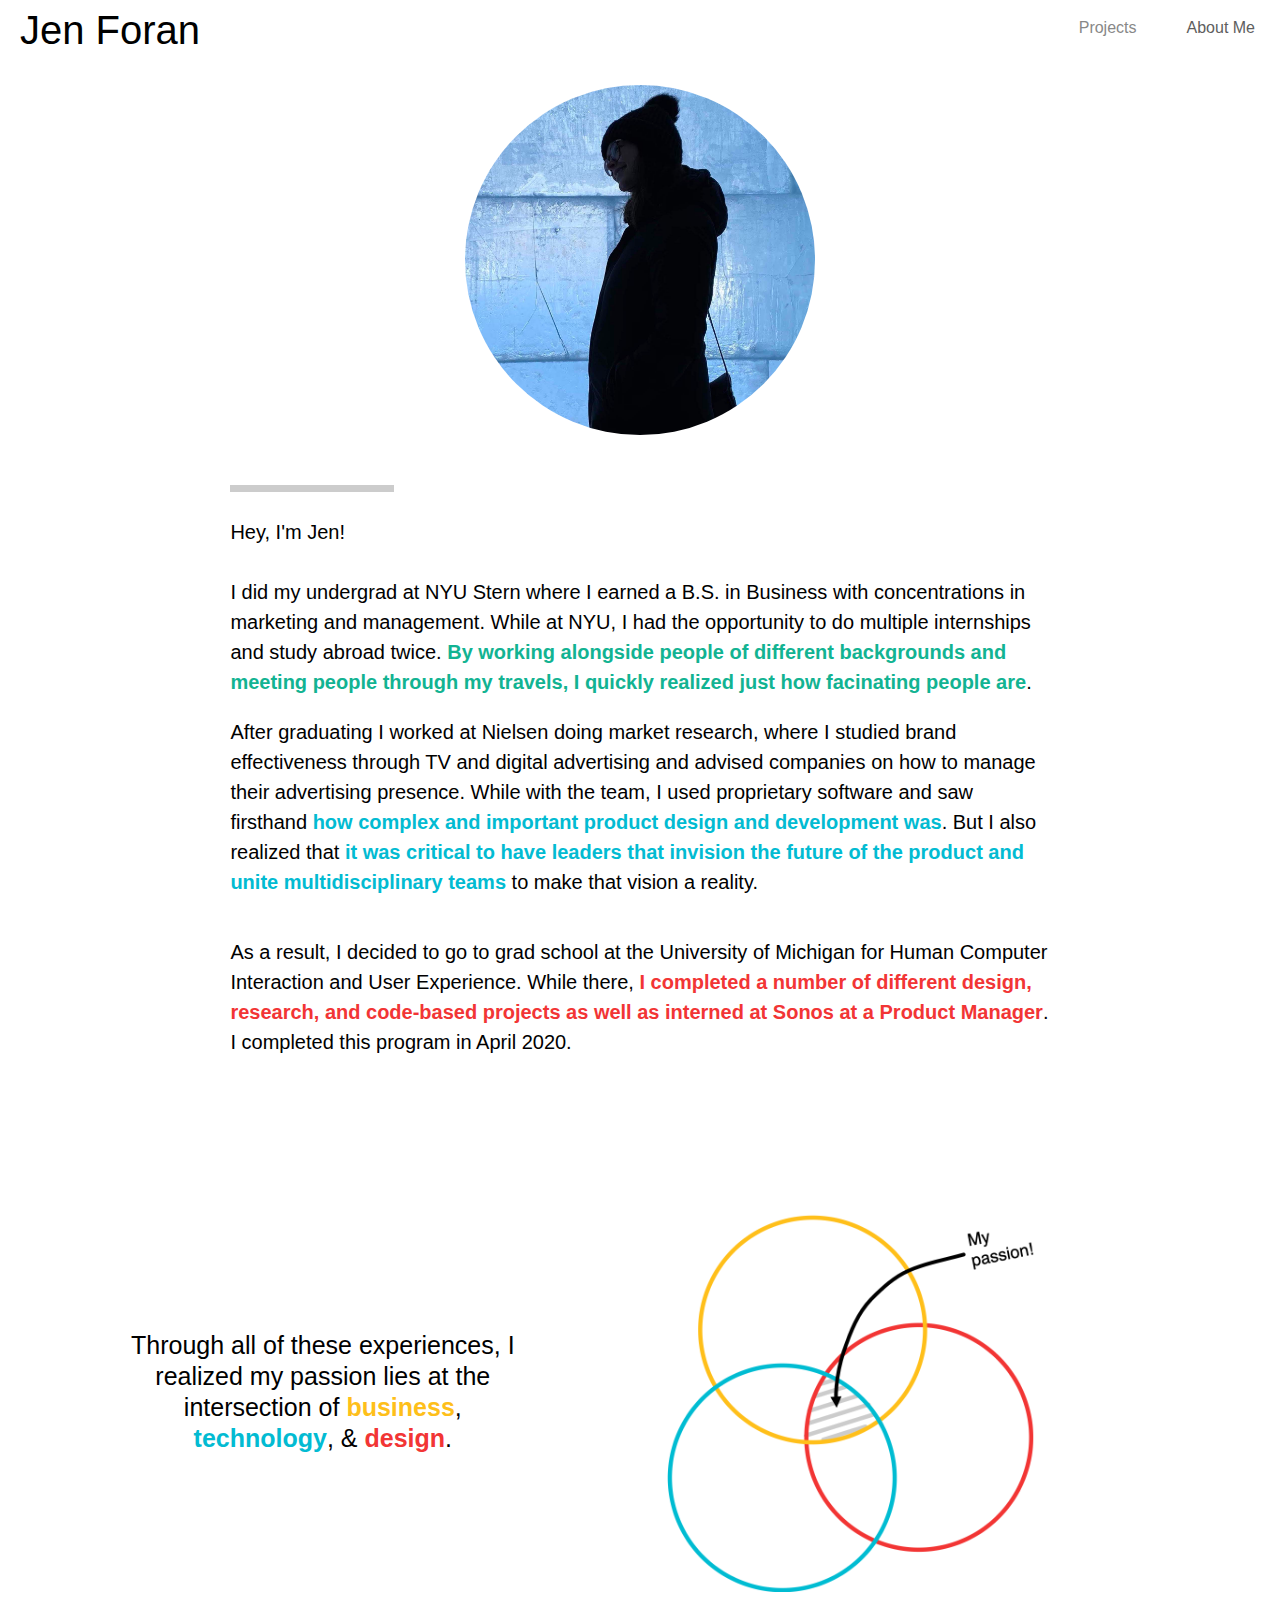
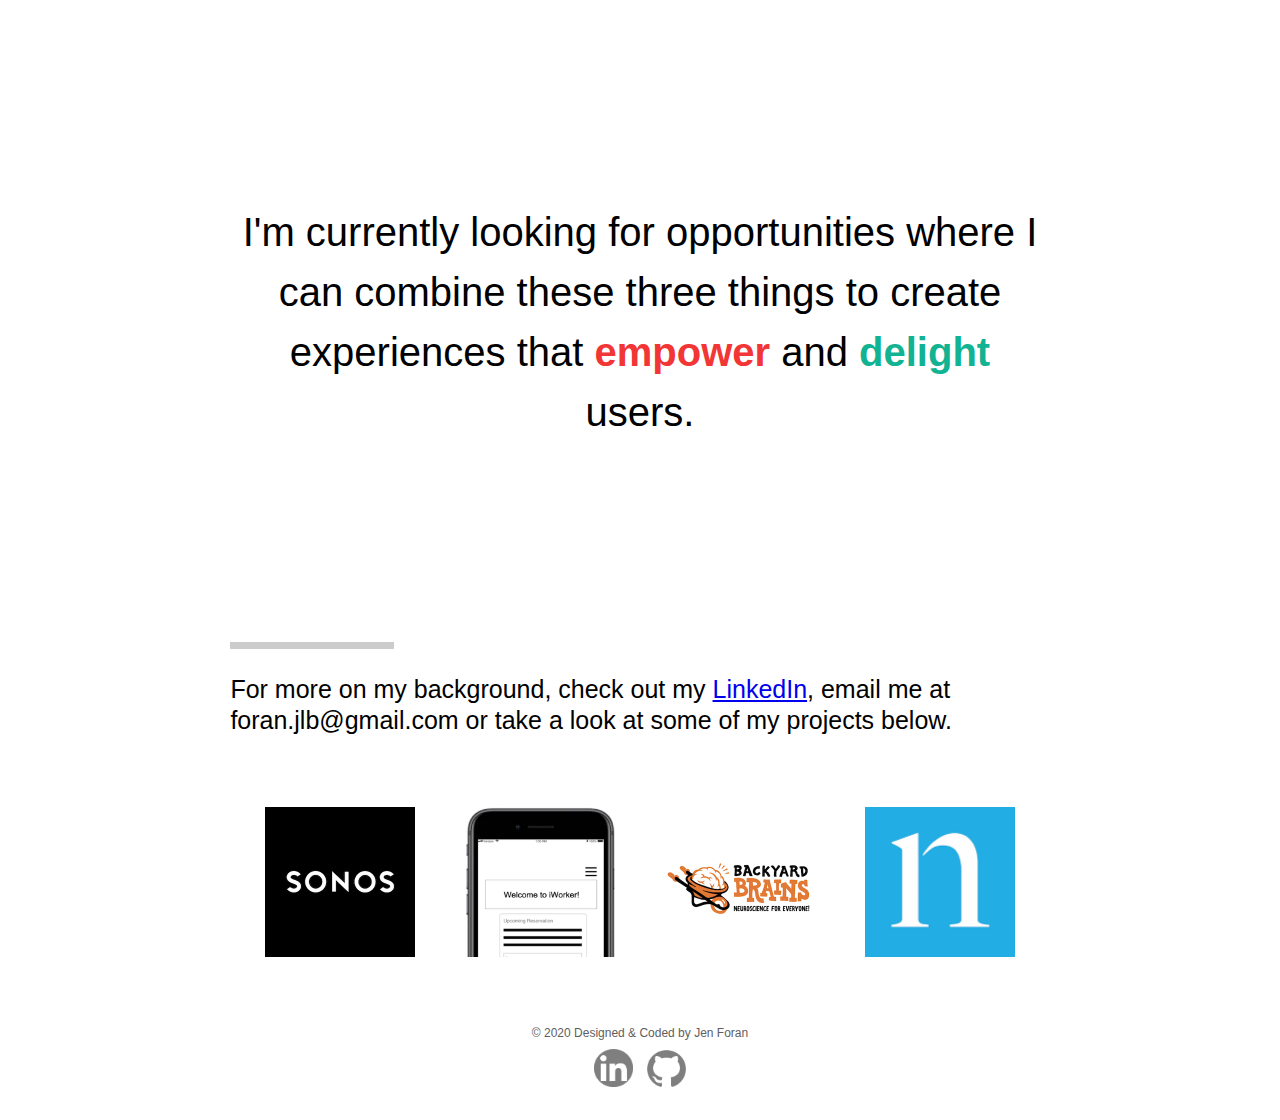
<file: index.html>
<!DOCTYPE html>
<html lang="en">
<head>
  <!-- Global site tag (gtag.js) - Google Analytics -->
  <script async src="https://www.googletagmanager.com/gtag/js?id=UA-168504149-1"></script>
  <script>
    window.dataLayer = window.dataLayer || [];
    function gtag(){dataLayer.push(arguments);}
    gtag('js', new Date());

    gtag('config', 'UA-168504149-1');
  </script>

  <meta charset="utf-8">
  <meta name="viewport" content="width=device-width, initial-scale=1.0">
  <link rel="shortcut icon" type="image/png" href="images/logo.png"/>
  <link href="https://fonts.googleapis.com/css?family=Roboto&display=swap" rel="stylesheet">
  <link rel="stylesheet" type="text/css" href="css/html5reset.css">
  <link rel="stylesheet" type="text/css" href="css/style.css">
  <title>About</title>
</head>
<body>
  <a onclick="topFunction()" id="myBtn" href="#jump">Back to top</a>
  <script src="js/portfolio.js"></script>
  <a class = "jump" href="#jump">Jump to Content</a>
  <header>
    <!-- <img src="images/logo.png" class="logo"> -->
    <h1 class="logo"><a href="index.html">Jen Foran</a></h1>
    <nav>
      <ul class="nav_bar">
        <li class="nav_item"><a href="projects.html">Projects</a></li>
        <li class="nav_item active"><a href="index.html">About Me</a></li>
      </ul>
    </nav>
  </header>
  <main id="jump">

    <div class="about_me_container_intro">
        <img src="images/about/pic_v2.jpg" alt="Picture of Jen" class="about_me_intro_img">
        <!-- <p class="about_me_intro_text">Hey, I'm Jen!</p> -->
    </div>

    <div class="about_me_container">
        <p class="blank_about"></p>

        <div class= "about_me_text">
          <p>Hey, I'm Jen!<br><br>I did my undergrad at NYU Stern where I earned a B.S. in Business with concentrations in marketing and management. While at NYU, I had the opportunity to do multiple internships and study abroad twice. <span style="color: #12B392; font-weight:700;">By working alongside people of different backgrounds and meeting people through my travels, I quickly realized just how facinating people are</span>.</p>

          <p>After graduating I worked at Nielsen doing market research, where I studied brand effectiveness through TV and digital advertising and advised companies on how to manage their advertising presence. While with the team, I used proprietary software and saw firsthand <span style="color: #02BBD2; font-weight:700;">how complex and important product design and development was</span>. But I also realized that<span style="color: #02BBD2; font-weight:700;"> it was critical to have leaders that invision the future of the product and unite multidisciplinary teams</span> to make that vision a reality.<p>

          <p>As a result, I decided to go to grad school at the University of Michigan for Human Computer Interaction and User Experience. While there, <span style="color: #F23535; font-weight:700;">I completed a number of different design, research, and code-based projects as well as interned at Sonos at a Product Manager</span>. I completed this program in April 2020.</p>
        </div>
    </div>

    <div class="about_me_passion">
        <p>Through all of these experiences, I realized my passion lies at the intersection of <span style="color: #FEBF1A; font-weight:600;">business</span>, <span style="color: #02BBD2; font-weight:600;">technology</span>, & <span style="color: #F23535; font-weight:600;">design</span>.</p>

        <img src="images/about/ven_diagram.png" alt="University of Michigan logo">
    </div>

    <p class="about_me_opps">I'm currently looking for opportunities where I can combine these three things to create experiences that <span style="color: #F23535; font-weight:600;">empower</span> and <span style="color: #12B392; font-weight:600;">delight</span> users.</p>

    <div class="about_me_contact_container">
        <p class="blank_about"></p>
        <p class="contact_me">For more on my background, check out my <a href="https://www.linkedin.com/in/jen-foran-2b642883/" target="_blank">LinkedIn</a>, email me at foran.jlb@gmail.com or take a look at some of my projects below.</p>
    </div>



    <div class="about_other_projects">
      <!-- <h1>Projects</h1> -->
        <div class="about_projects_container">
          <div class="about_project_one">
            <div class="flip_card">
              <div class="flip_card_inner">
                <div class="flip_card_front">
                  <img src="images/projects/sonos.png" alt="SONOS logo">
                </div>
                <div class="flip_card_back">
                  <a href="sonos.html">
                    <h1>SONOS</h1>
                    <p>Product Manager<br>Intern</p>
                  </a>
                </div>
              </div>
            </div>
          </div>

          <div class="about_project_two">
            <div class="flip_card">
              <div class="flip_card_inner">
                <div class="flip_card_front">
                  <img src="images/projects/iworker.png" alt="iWorker logo">
                </div>
                <div class="flip_card_back">
                  <a href="iworker.html">
                    <h1>iWorker</h1>
                    <p>Class Project</p>
                  </a>
                </div>
              </div>
            </div>
          </div>

          <div class="about_project_three">
            <div class="flip_card">
              <div class="flip_card_inner">
                <div class="flip_card_front">
                  <img src="images/projects/byb.png" alt="Backyard Brains logo">
                </div>
                <div class="flip_card_back">
                  <a href="byb.html">
                    <h1>Backyard Brains</h1>
                    <p>User Experience Consultant</p>
                  </a>
                </div>
              </div>
            </div>
          </div>


          <div class="about_project_four">
            <div class="flip_card">
              <div class="flip_card_inner">
                <div class="flip_card_front">
                  <img src="images/projects/nielsen.png" alt="Nielsen logo">
                </div>
                <div class="flip_card_back">
                  <a href="nielsen.html">
                    <h1>Nielsen</h1>
                    <p>Analytics Consultant</p>
                  </a>
                </div>
              </div>
            </div>
          </div>

        </div>
      </div>


  </main>
  <footer>
      <p>© 2020 Designed & Coded by Jen Foran</p>
      <a href="https://www.linkedin.com/in/jen-foran-2b642883/" target="_blank"><img src="images/footer/linkedin.png" alt="LinkedIn Logo, link to Jen's account"/></a>
      <a href="https://github.com/jforan" target="_blank"><img src="images/footer/github.png" alt="Github Logo, link to Jen's account"/></a>
  </footer>
</body>
</html>
</file>
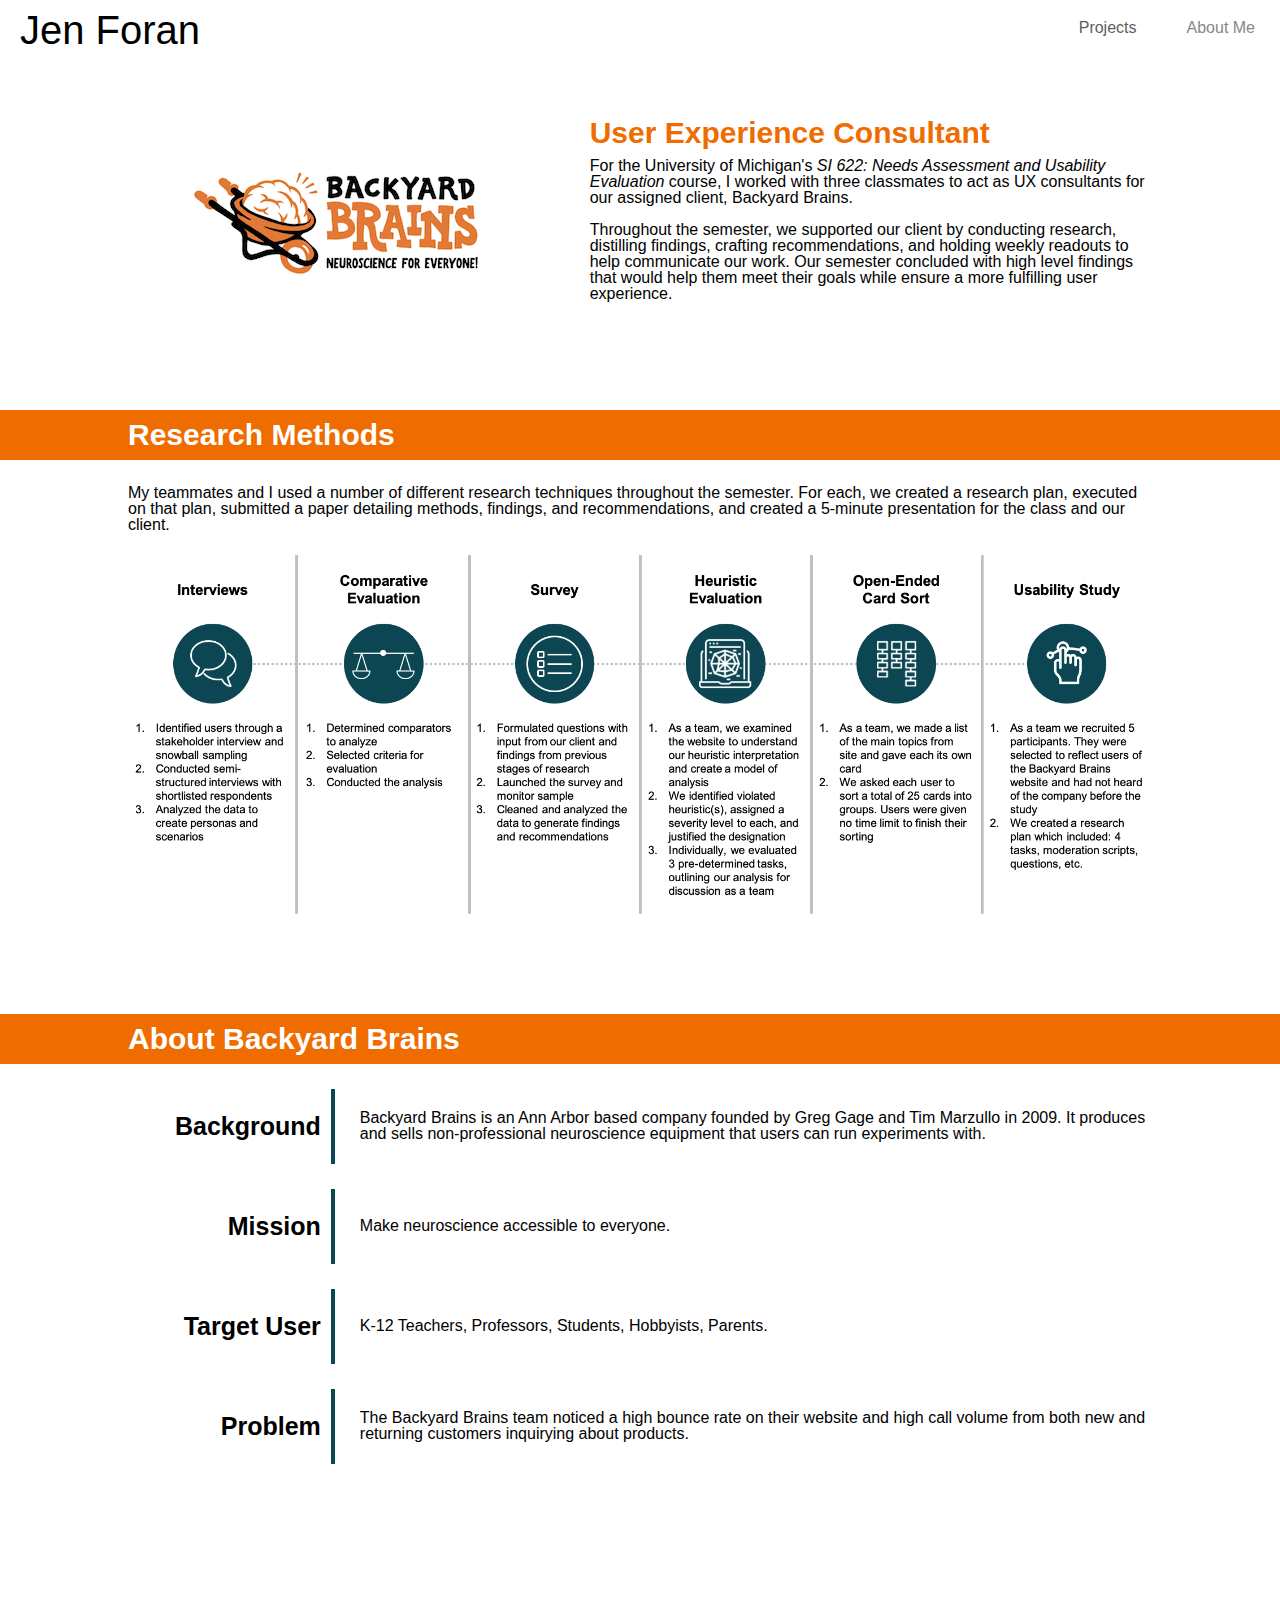
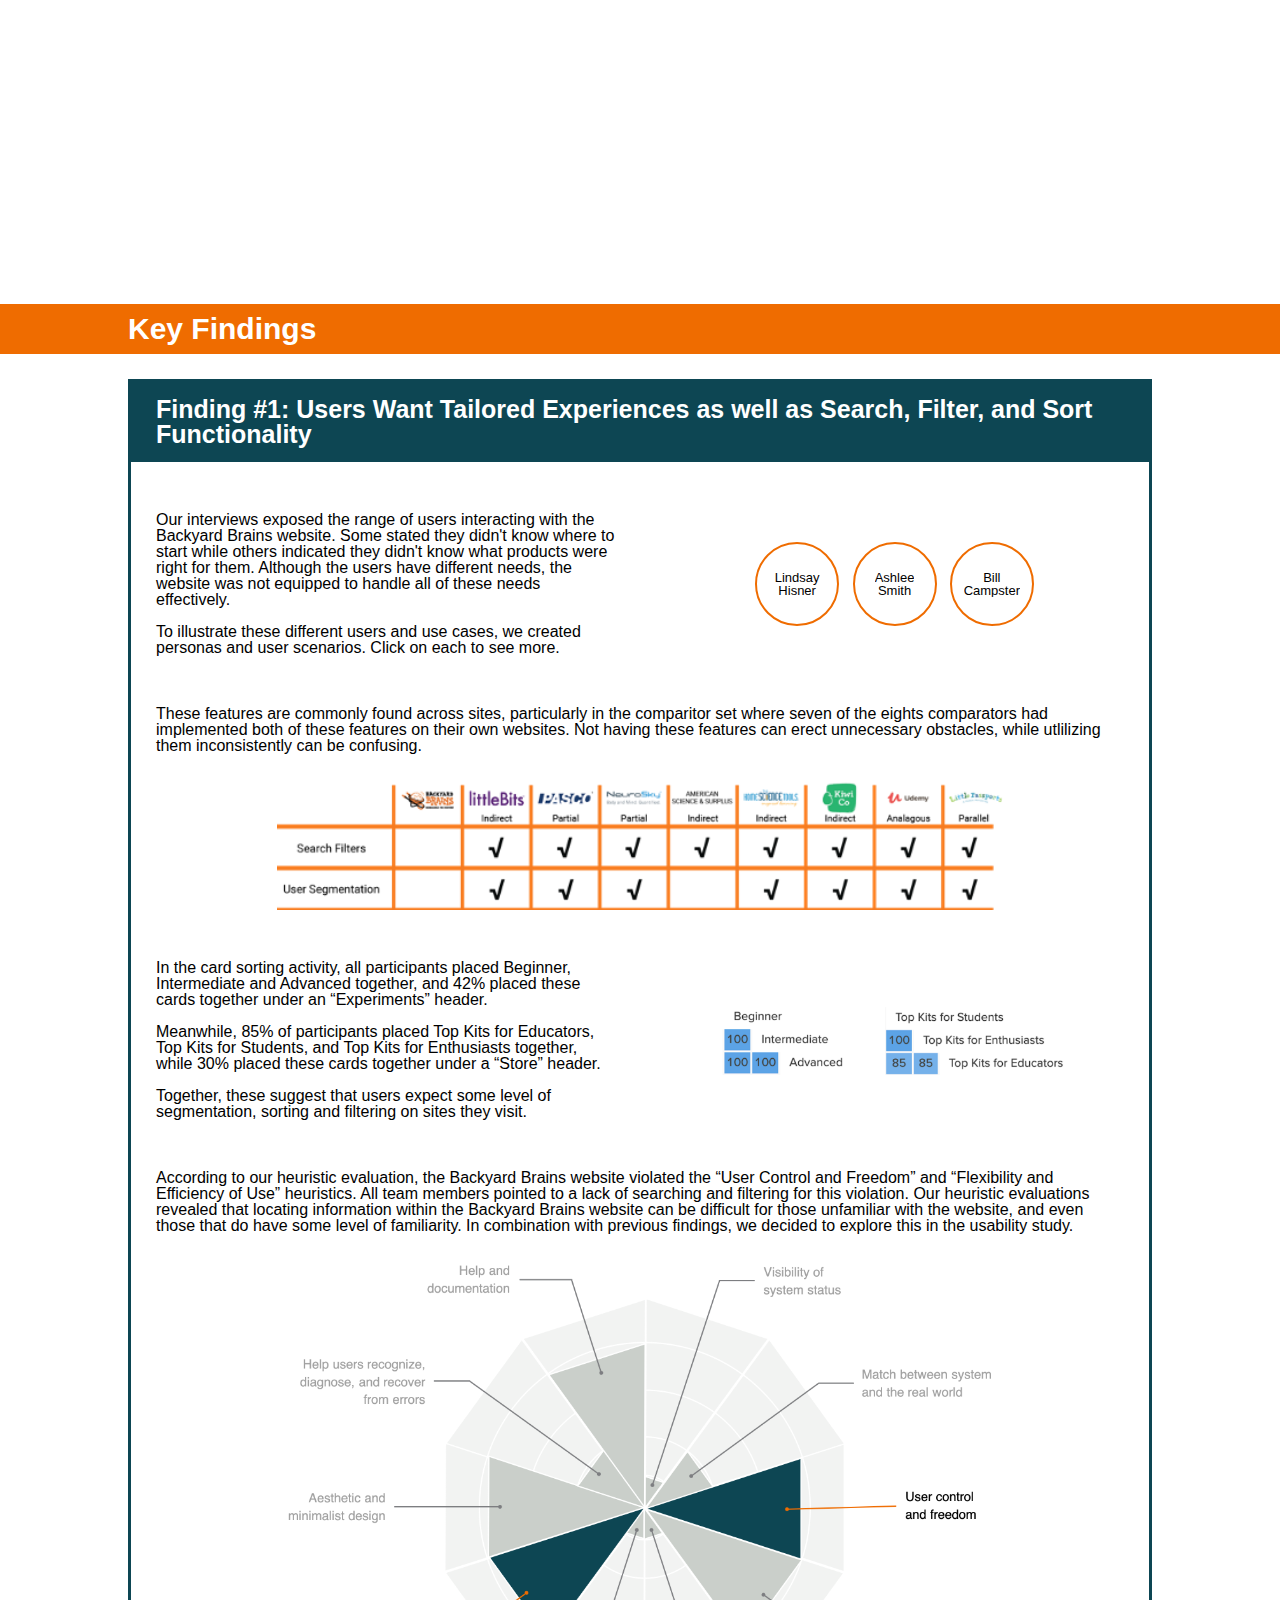
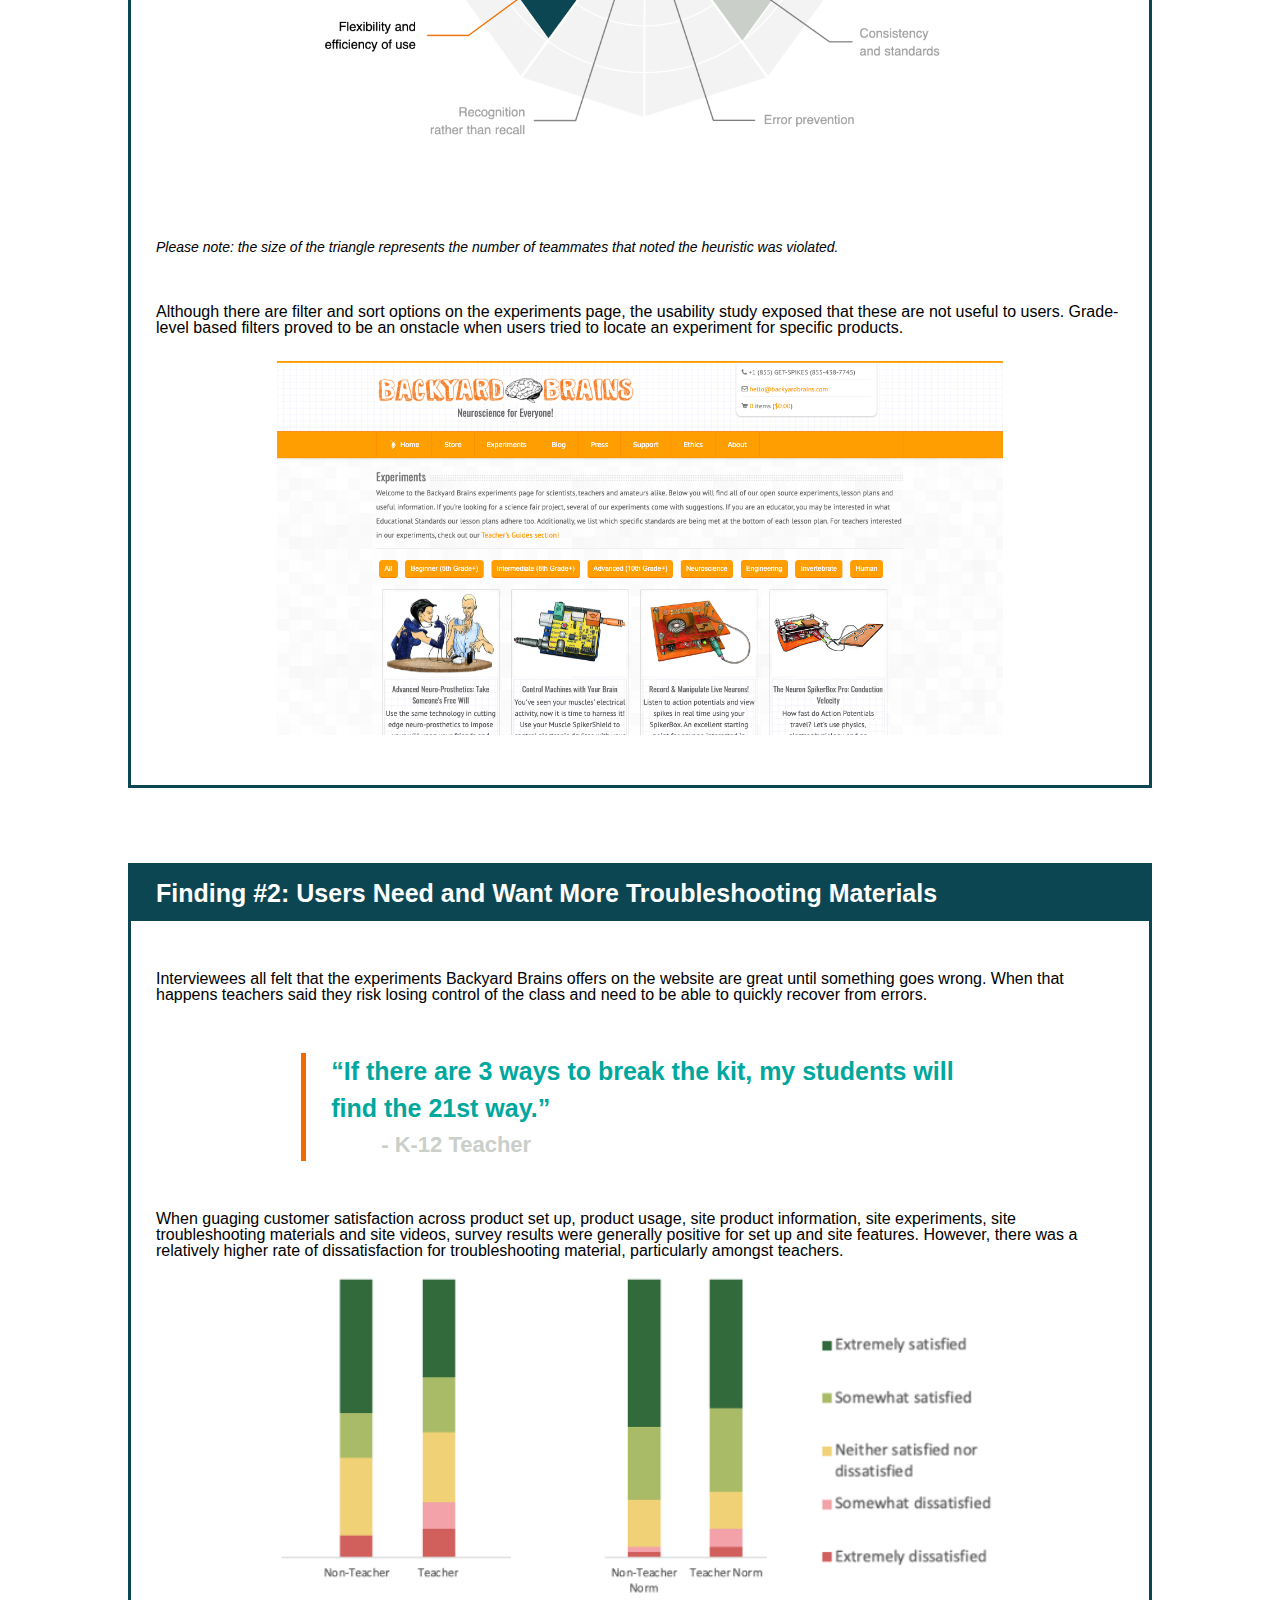
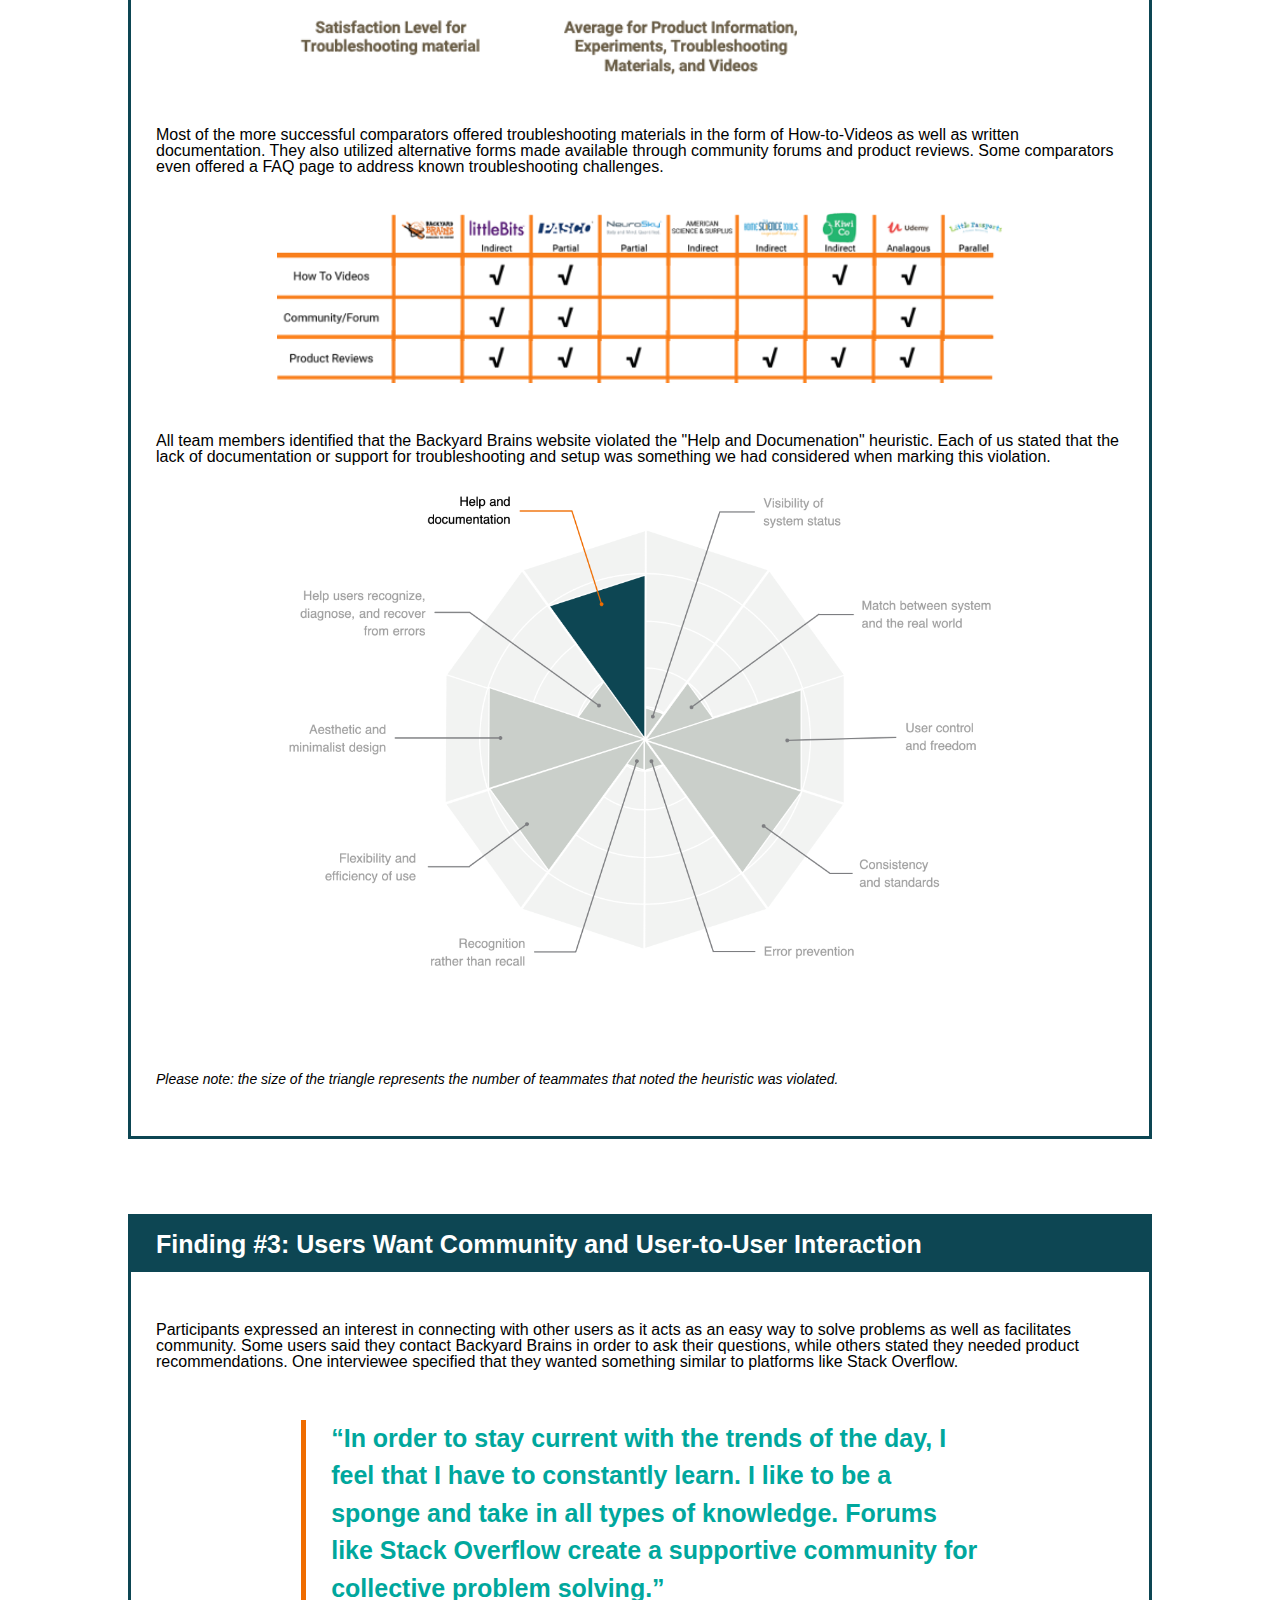
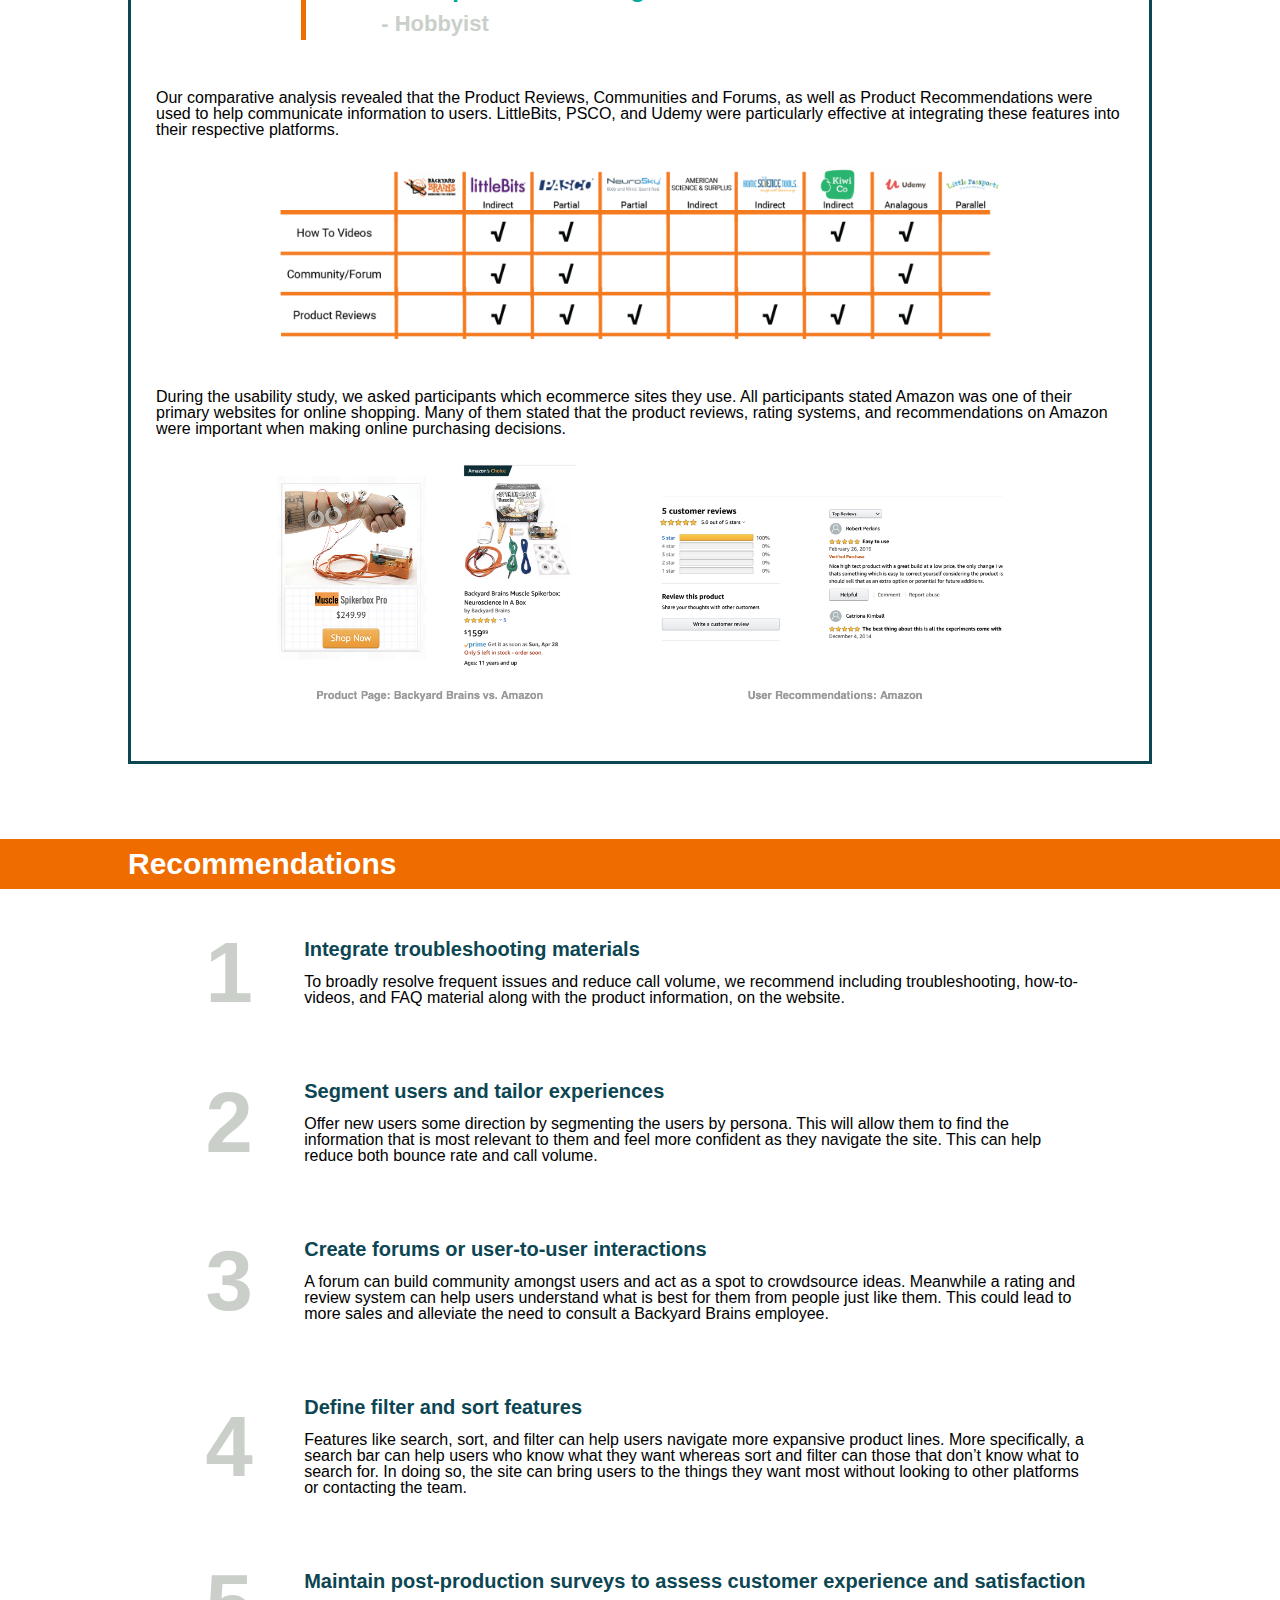
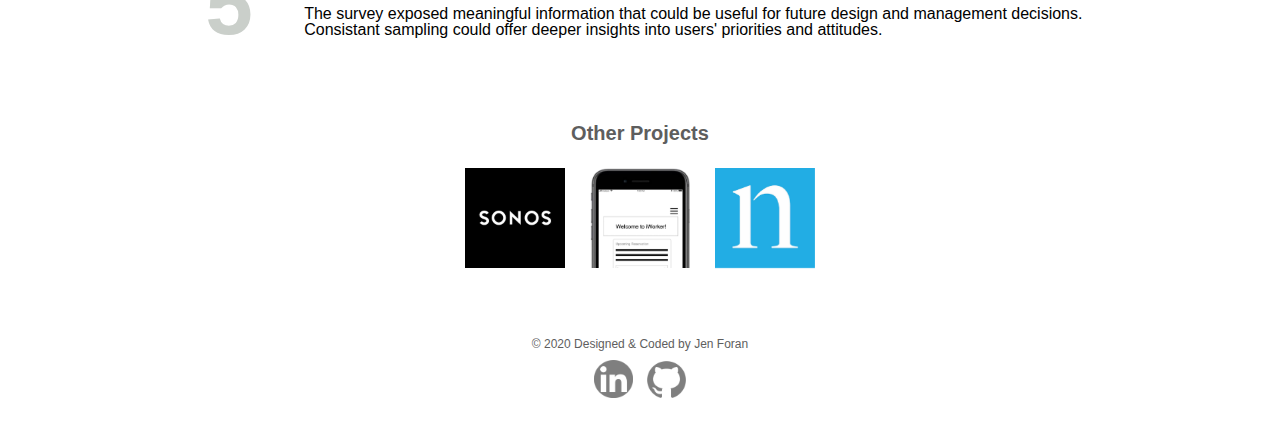
<file: byb.html>
<!DOCTYPE html>
<html lang="en">
<head>
  <!-- Global site tag (gtag.js) - Google Analytics -->
  <script async src="https://www.googletagmanager.com/gtag/js?id=UA-168504149-1"></script>
  <script>
    window.dataLayer = window.dataLayer || [];
    function gtag(){dataLayer.push(arguments);}
    gtag('js', new Date());

    gtag('config', 'UA-168504149-1');
  </script>

  <meta charset="utf-8">
  <meta name="viewport" content="width=device-width, initial-scale=1.0">
  <link rel="shortcut icon" type="image/png" href="images/logo.png"/>
  <link href = "https://fonts.googleapis.com/css?family=Roboto" rel = "stylesheet" />
  <link rel="stylesheet" type="text/css" href="css/html5reset.css">
  <link rel="stylesheet" type="text/css" href="css/style.css">
  <title>Backyard Brains</title>
</head>
<body>
  <a onclick="topFunction()" id="myBtn" href="#jump">Back to top</a>
  <script src="js/portfolio.js"></script>
  <a class = "jump" href="#jump">Jump to Content</a>
  <header>
    <h1 class="logo"><a href="index.html">Jen Foran</a></h1>
    <nav>
      <ul class="nav_bar">
        <li class="nav_item active"><a href="projects.html">Projects</a></li>
        <li class="nav_item"><a href="index.html">About Me</a></li>
      </ul>
    </nav>
  </header>
  <main id="jump">

    <div class="intro byb">
      <img src="images/projects/byb.png" alt="Backyard Brains logo" class="project_image byb">
      <div class="project_text byb">
        <h1>User Experience Consultant</h1>
        <p>For the University of Michigan's <em>SI 622: Needs Assessment and Usability Evaluation</em> course, I worked with three classmates to act as UX consultants for our assigned client, Backyard Brains.<br><br>Throughout the semester, we supported our client by conducting research, distilling findings, crafting recommendations, and holding weekly readouts to help communicate our work. Our semester concluded with high level findings that would help them meet their goals while ensure a more fulfilling user experience.</p>
        <!-- <ul class="byb_list">
          <li><a href="#research_methods">Research Methods</a></li>
          <li><a href="#about_byb">About Backyard Brains</a></li>
          <li><a href="#findings">Findings</a></li>
          <li><a href="#project_recs">Recommendations</a></li>
        </ul> -->
      </div>
    </div>


    <div class="research_methods" id="research_methods">
      <h1>Research Methods</h1>
      <div class="research_methods_container">
          <div class="research_methods_paragraph">
            <p>My teammates and I used a number of different research techniques throughout the semester. For each, we created a research plan, executed on that plan, submitted a paper detailing methods, findings, and recommendations, and created a 5-minute presentation for the class and our client.</p>
          </div>
          <img src="images/byb/methods.png" alt="Backyard Brains project overview" class="research_methods_image">
      </div>
    </div>


    <div class="about_byb" id="about_byb">
      <h1>About Backyard Brains</h1>
      <div class="about_byb_container">
        <h2 class="background">Background</h2>
          <p class="background_text">Backyard Brains is an Ann Arbor based company founded by Greg Gage and Tim Marzullo in 2009. It produces and sells non-professional neuroscience equipment that users can run experiments with.</p>
        <h2 class="mission">Mission</h2>
          <p class="mission_text">Make neuroscience accessible to everyone.</p>
        <h2 class="target">Target User</h2>
          <p class="target_text"> K-12 Teachers, Professors, Students, Hobbyists, Parents.</p>
        <h2 class="problem">Problem</h2>
          <p class="problem_text">The Backyard Brains team noticed a high bounce rate on their website and high call volume from both new and returning customers inquirying about products.</p>
      </div>
      <iframe width="560" height="315" src="https://www.youtube.com/embed/rSQNi5sAwuc" allow="accelerometer; autoplay; encrypted-media; gyroscope; picture-in-picture" allowfullscreen class="byb_youtube"></iframe>
    </div>


    <div class="findings" id="findings">
      <h1>Key Findings</h1>
      <div class="findings_container">

        <div class="finding one">
          <h2 class="finding_one_header">Finding #1: Users Want Tailored Experiences as well as Search, Filter, and Sort Functionality</h2>
            <p class="finding_one_one">Our interviews exposed the range of users interacting with the Backyard Brains website. Some stated they didn't know where to start while others indicated they didn't know what products were right for them. Although the users have different needs, the website was not equipped to handle all of these needs effectively.<br><br>To illustrate these different users and use cases, we created personas and user scenarios. Click on each to see more.</p>

            <div class="personas">
              <div class="persona_one">
                <a href="images/byb/persona/persona1.pdf" target="_blank">Lindsay Hisner</a>
              </div>
              &nbsp;
              &nbsp;
              <div class="persona_one">
                <a href="images/byb/persona/persona2.pdf" target="_blank">Ashlee<br> Smith</a>
              </div>
              &nbsp;
              &nbsp;
              <div class="persona_one">
                <a href="images/byb/persona/persona3.pdf" target="_blank">Bill<br> Campster</a>
              </div>
            </div>

            <p class="finding_one_two">
              These features are commonly found across sites, particularly in the comparitor set where seven of the eights comparators had implemented both of these features on their own websites. Not having these features can erect unnecessary obstacles, while utlilizing them inconsistently can be confusing.

              <img src="images/byb/comparator2.png" alt="Visual representation of how Backyard Brains compares to the comparators on filtering and user segmentation">
            </p>

            <p class="finding_one_three">In the card sorting activity, all participants placed Beginner, Intermediate and Advanced together, and 42% placed these cards together under an “Experiments” header.<br><br>Meanwhile, 85% of participants placed Top Kits for Educators, Top Kits for Students, and Top Kits for Enthusiasts together, while 30% placed these cards together under a “Store” header.<br><br>Together, these suggest that users expect some level of segmentation, sorting and filtering on sites they visit.</p>

            <img src="images/byb/cardsort2.png" alt="Survey results showing card sort results" class="small">

            <div class="finding_one_four">
              <p>According to our heuristic evaluation, the Backyard Brains website violated the “User Control and Freedom” and “Flexibility and Efficiency of Use” heuristics. All team members pointed to a lack of searching and filtering for this violation. Our heuristic evaluations revealed that locating information within the Backyard Brains website can be difficult for those unfamiliar with the website, and even those that do have some level of familiarity. In combination with previous findings, we decided to explore this in the usability study.

              <img src="images/byb/he1.png" alt="Visual representation of the heuristic evaluation results">
              </p>
              <div class="disclaimer">
                <p>Please note: the size of the triangle represents the number of teammates that noted the heuristic was violated.</p>
              </div>
            </div>


            <p class="finding_one_five">
              Although there are filter and sort options on the experiments page, the usability study exposed that these are not useful to users. Grade-level based filters proved to be an onstacle when users tried to locate an experiment for specific products.

              <img src="images/byb/byb_site.png" alt="A screenshot of the Backyard Brains website.">
            </p>
        </div>

        <div class="finding two">
          <h2 class="finding_two_header">Finding #2: Users Need and Want More Troubleshooting Materials</h2>
            <p class="finding_two_one">Interviewees all felt that the experiments Backyard Brains offers on the website are great until something goes wrong. When that happens teachers said they risk losing control of the class and need to be able to quickly recover from errors.</p>

            <div class="finding_two_two quote">
              <p>“If there are 3 ways to break the kit, my students will find the 21st way.”</p>
              <p class="author">- K-12 Teacher</p>
            </div>

            <p class="finding_two_three">
              When guaging customer satisfaction across product set up, product usage, site product information, site experiments, site troubleshooting materials and site videos, survey results were generally positive for set up and site features. However, there was a relatively higher rate of dissatisfaction for troubleshooting material, particularly amongst teachers.

              <img src="images/byb/survey1.png" alt="Survey results showing higher dissatisfaction rates for troubleshooting materials" class="finding_two_four">
            </p>

            <p class="finding_two_five">
              Most of the more successful comparators offered troubleshooting materials in the form of How-to-Videos as well as written documentation. They also utilized alternative forms made available through community forums and product reviews. Some comparators even offered a FAQ page to address known troubleshooting challenges.

              <img src="images/byb/comparator1.png" alt="Visual representation of how Backyard Brains compares to the comparators on troubleshooting material">
            </p>

            <div class="finding_two_six">
              <p>All team members identified that the Backyard Brains website violated the "Help and Documenation" heuristic. Each of us stated that the lack of documentation or support for troubleshooting and setup was something we had considered when marking this violation.

              <img src="images/byb/he2.png" alt="Visual representation of the heuristic evaluation results">
              </p>

              <div class="disclaimer">
                <p>Please note: the size of the triangle represents the number of teammates that noted the heuristic was violated.</p>
              </div>
            </div>
        </div>

        <div class="finding three">
          <h2 class="finding_three_header">Finding #3: Users Want Community and User-to-User Interaction</h2>
            <p class="finding_three_one">Participants expressed an interest in connecting with other users as it acts as an easy way to solve problems as well as facilitates community. Some users said they contact Backyard Brains in order to ask their questions, while others stated they needed product recommendations. One interviewee specified that they wanted something similar to platforms like Stack Overflow.</p>

            <div class="finding_three_two quote">
              <p>“In order to stay current with the trends of the day, I feel that I have to constantly learn. I like to be a sponge and take in all types of knowledge. Forums like Stack Overflow create a supportive community for collective problem solving.”</p>
              <p class="author">- Hobbyist</p>
            </div>

            <p class="finding_three_three">
              Our comparative analysis revealed that the Product Reviews, Communities and Forums, as well as Product Recommendations were used to help communicate information to users. LittleBits, PSCO, and Udemy were particularly effective at integrating these features into their respective platforms.

              <img src="images/byb/comparator3.png" alt="Visual representation of how Backyard Brains compares to the comparators on product reviews, community/forums, and product recommendations">
            </p>

            <p class="finding_three_three">During the usability study, we asked participants which ecommerce sites they use. All participants stated Amazon was one of their primary websites for online shopping. Many of them stated that the product reviews, rating systems, and recommendations on Amazon were important when making online purchasing decisions.

            <img src="images/byb/byb_v_amazon.png" alt="Screenshots comparing Backyard Brains to Amazon's product pages and user-to-user interaction ">

            </p>
        </div>

      </div>
    </div>


    <div class="project_recs" id="project_recs">
      <h1>Recommendations</h1>
      <div class="project_recs_container">

          <div class="rec_one_number">
            <h2>1</h2>
          </div>
          <div class="rec_one_text">
            <h3>Integrate troubleshooting materials</h3>
              <p>To broadly resolve frequent issues and reduce call volume, we recommend including troubleshooting, how-to-videos, and FAQ material along with the product information, on the website.</p>
          </div>

          <div class="rec_two_number">
            <h2>2</h2>
          </div>
          <div class="rec_two_text">
            <h3>Segment users and tailor experiences</h3>
              <p>Offer new users some direction by segmenting the users by persona. This will allow them to find the information that is most relevant to them and feel more confident as they navigate the site. This can help reduce both bounce rate and call volume.</p>
          </div>

          <div class="rec_three_number">
            <h2>3</h2>
          </div>
          <div class="rec_three_text">
            <h3>Create forums or user-to-user interactions</h3>
              <p>A forum can build community amongst users and act as a spot to crowdsource ideas. Meanwhile a rating and review system can help users understand what is best for them from people just like them. This could lead to more sales and alleviate the need to consult a Backyard Brains employee.</p>
          </div>


          <div class="rec_four_number">
            <h2>4</h2>
          </div>
          <div class="rec_four_text">
            <h3>Define filter and sort features</h3>
              <p>Features like search, sort, and filter can help users navigate more expansive product lines. More specifically, a search bar can help users who know what they want whereas sort and filter can those that don’t know what to search for. In doing so, the site can bring users to the things they want most without looking to other platforms or contacting the team.</p>
          </div>


          <div class="rec_five_number">
            <h2>5</h2>
          </div>
          <div class="rec_five_text">
            <h3>Maintain post-production surveys to assess customer experience and satisfaction</h3>
              <p>The survey exposed meaningful information that could be useful for future design and management decisions. Consistant sampling could offer deeper insights into users' priorities and attitudes.</p>
          </div>

      </div>
    </div>



    <div class="other_projects">
      <h1>Other Projects</h1>
        <div class="other_projects_container">
          <div class="project_one">
            <div class="flip_card">
              <div class="flip_card_inner">
                <div class="flip_card_front">
                  <img src="images/projects/sonos.png" alt="SONOS logo">
                </div>
                <div class="flip_card_back">
                  <a href="sonos.html">
                    <h1>SONOS</h1>
                    <p>Product Manager<br>Intern</p>
                  </a>
                </div>
              </div>
            </div>
          </div>


          <div class="project_two">
            <div class="flip_card">
              <div class="flip_card_inner">
                <div class="flip_card_front">
                  <img src="images/projects/iworker.png" alt="iWorker logo">
                </div>
                <div class="flip_card_back">
                  <a href="iworker.html">
                    <h1>iWorker</h1>
                    <p>Class Project</p>
                  </a>
                </div>
              </div>
            </div>
          </div>

          <div class="project_three">
            <div class="flip_card">
              <div class="flip_card_inner">
                <div class="flip_card_front">
                  <img src="images/projects/nielsen.png" alt="Nielsen logo">
                </div>
                <div class="flip_card_back">
                  <a href="nielsen.html">
                    <h1>Nielsen</h1>
                    <p>Analytics Consultant</p>
                  </a>
                </div>
              </div>
            </div>
          </div>




        </div>
      </div>

  </main>
  <footer>
      <p>© 2020 Designed & Coded by Jen Foran</p>
      <a href="https://www.linkedin.com/in/jen-foran-2b642883/" target="_blank"><img src="images/footer/linkedin.png" alt="LinkedIn Logo, link to Jen's account"/></a>
      <a href="https://github.com/jforan" target="_blank"><img src="images/footer/github.png" alt="Github Logo, link to Jen's account"/></a>
  </footer>
</body>
</html>
</file>
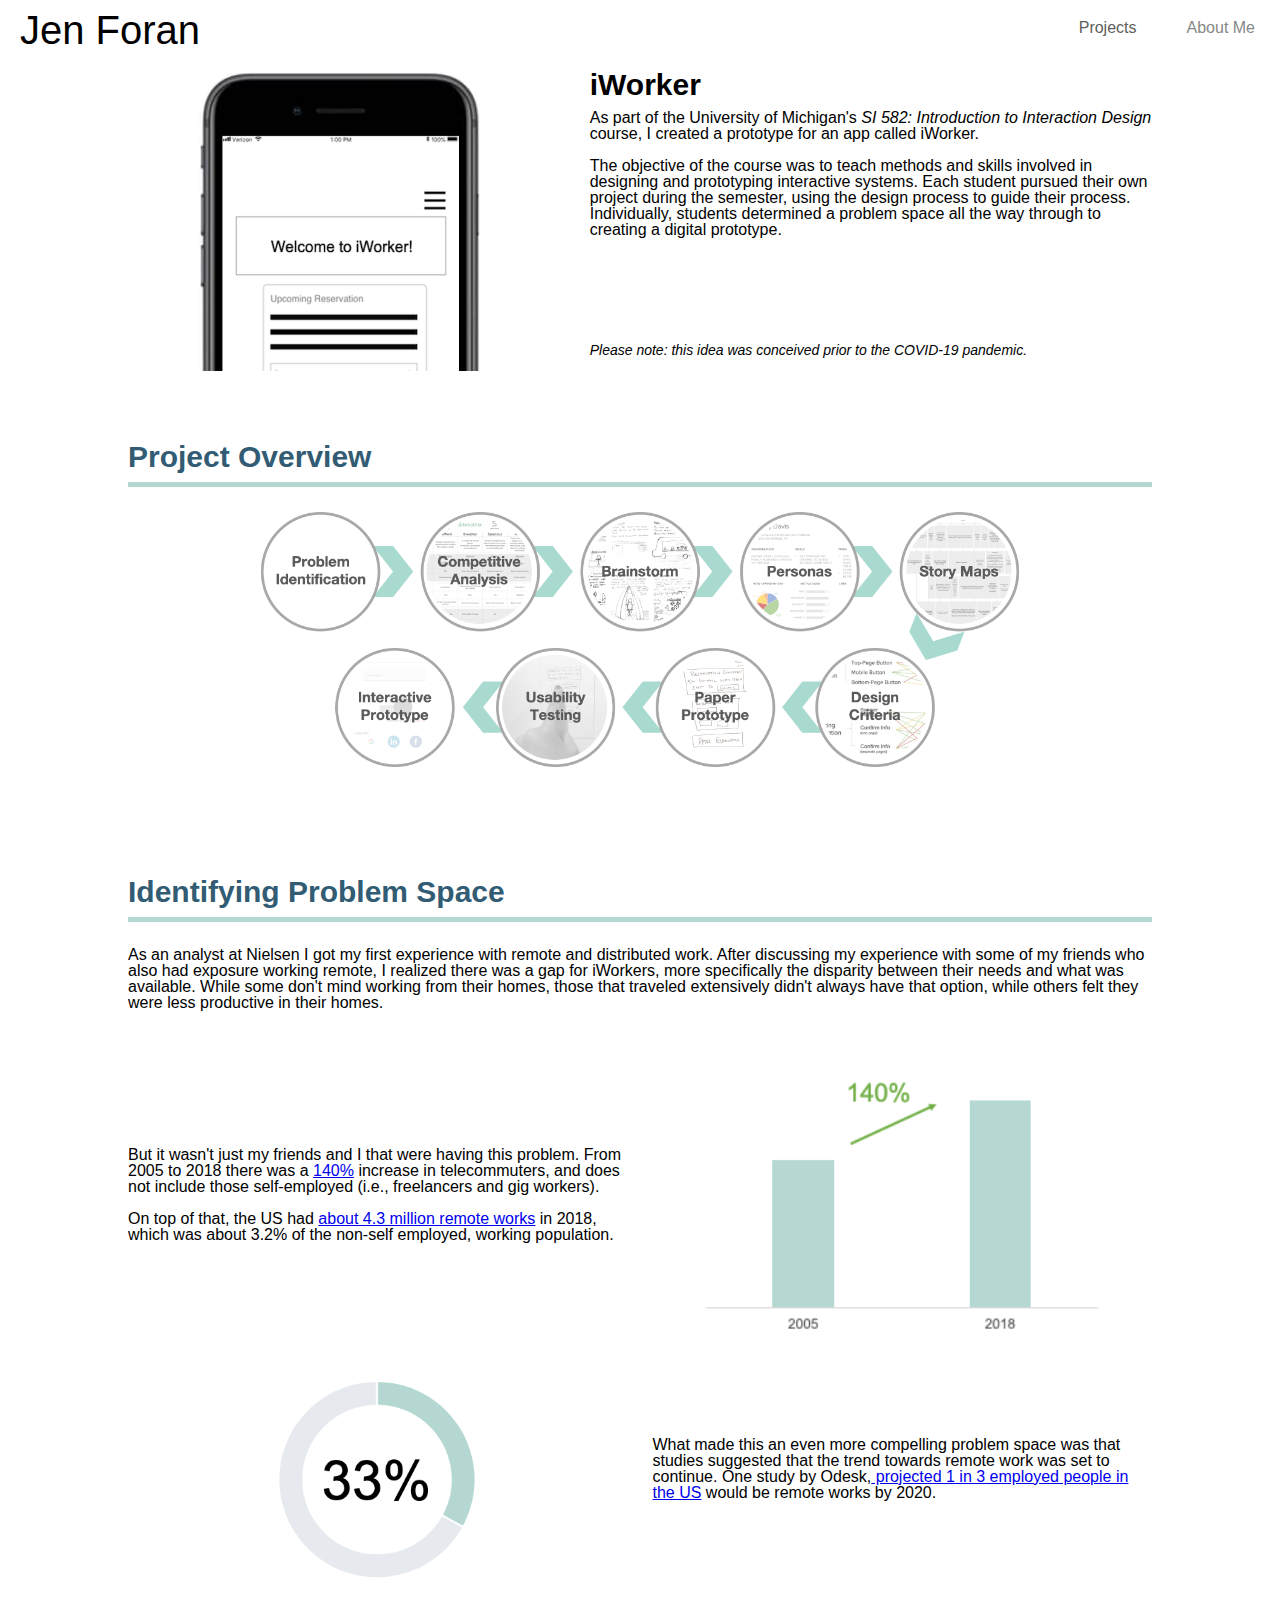
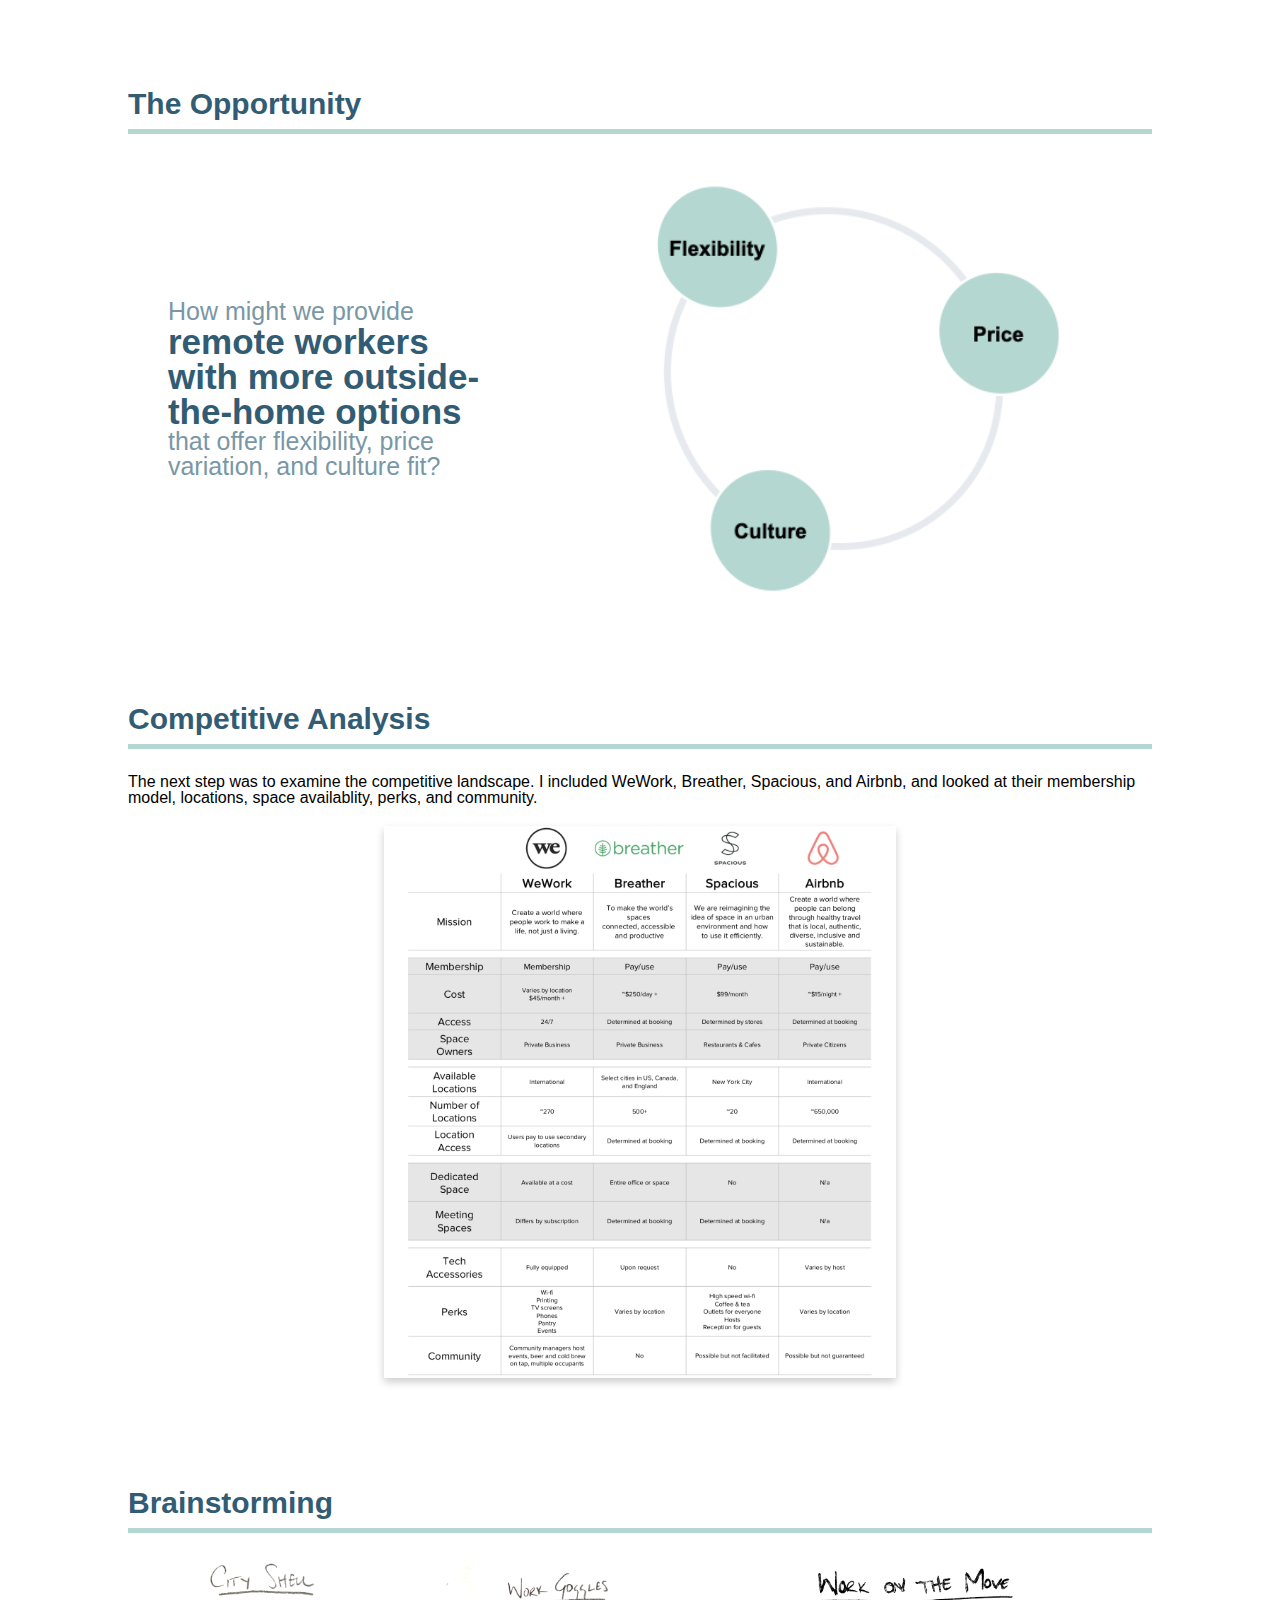
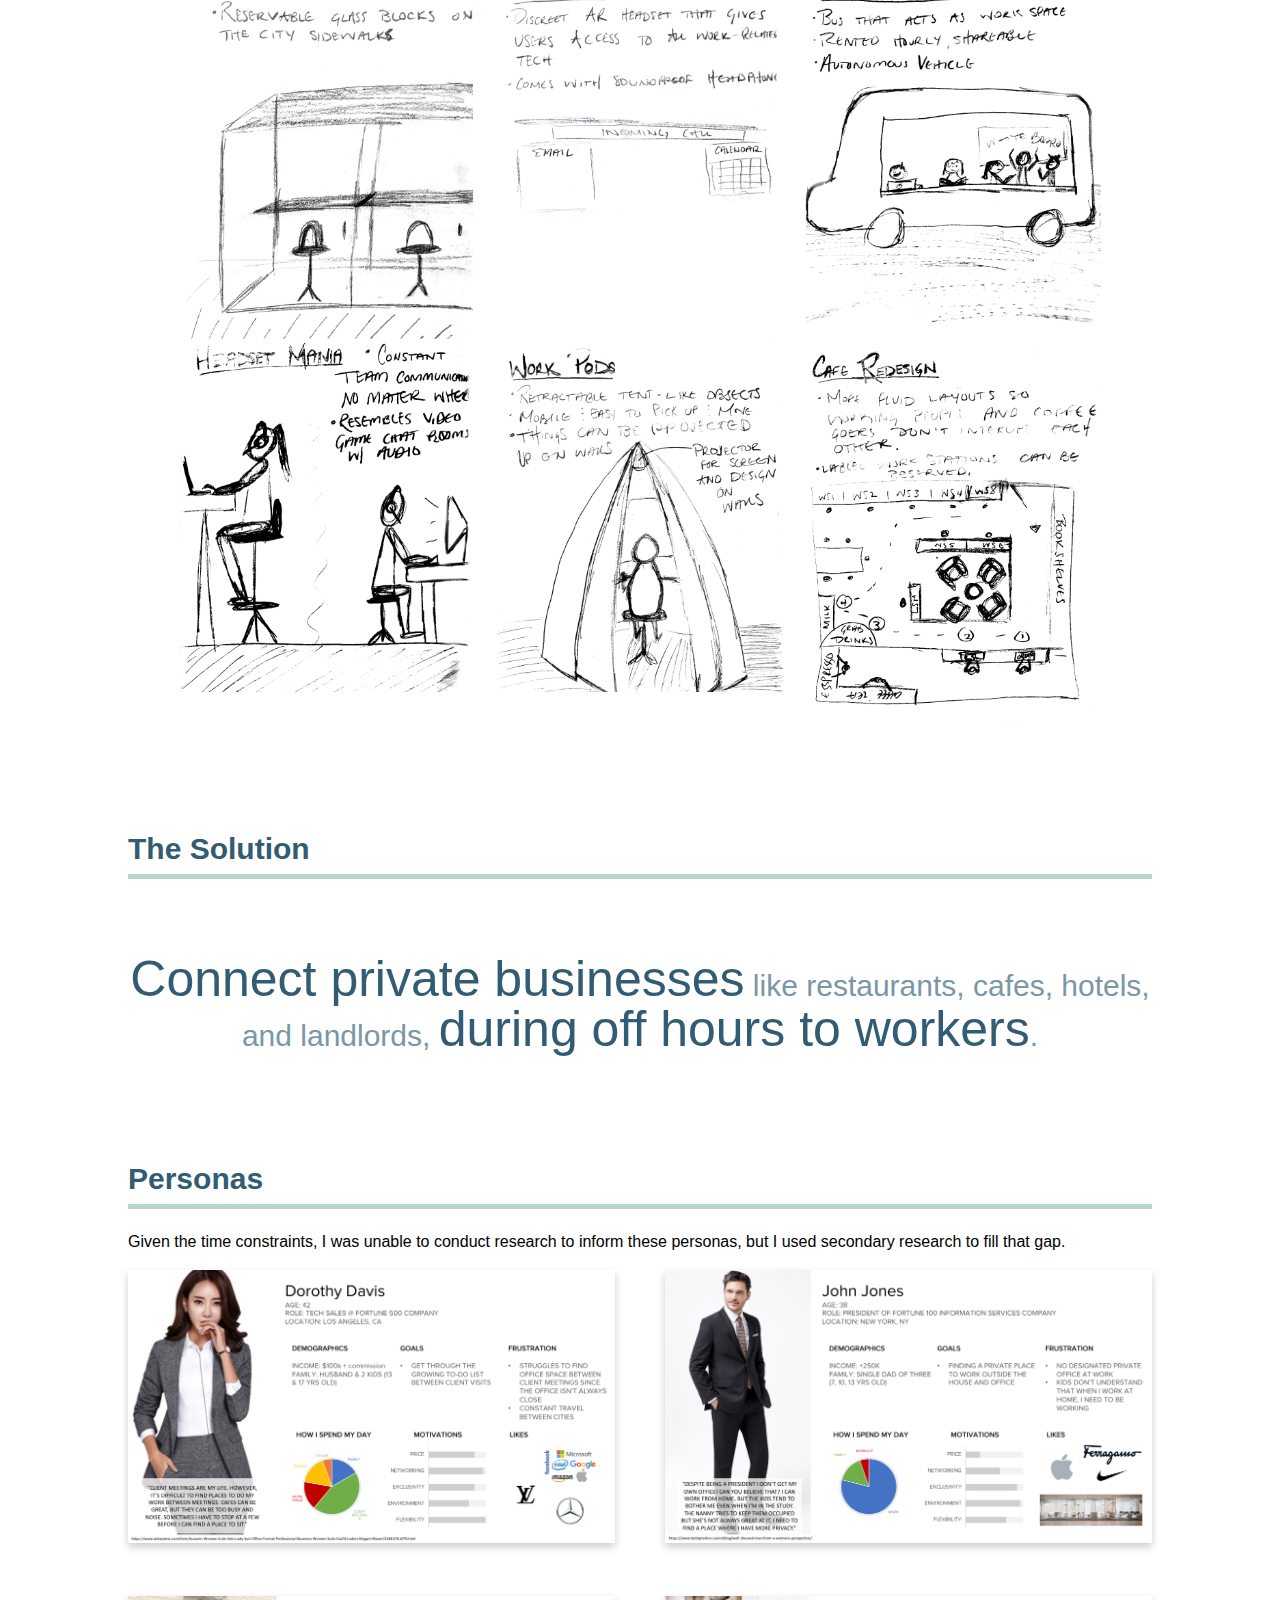
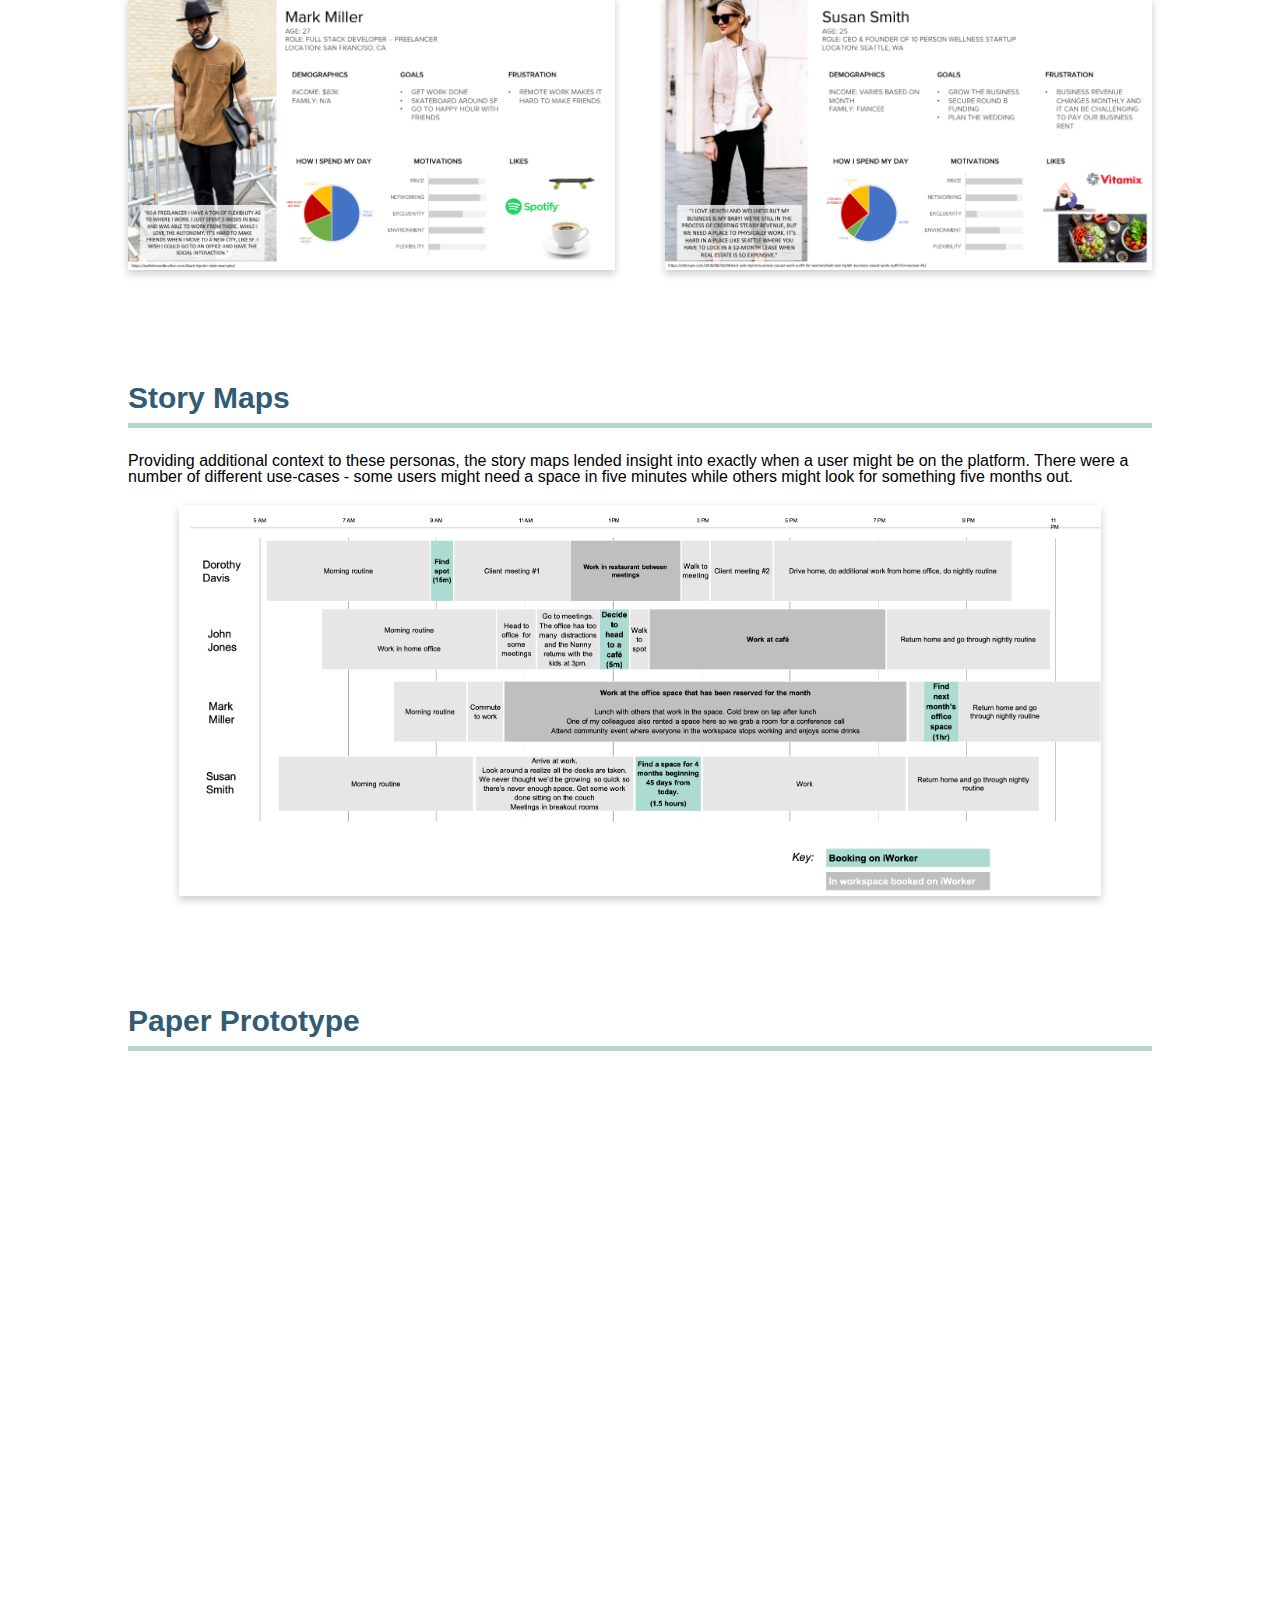
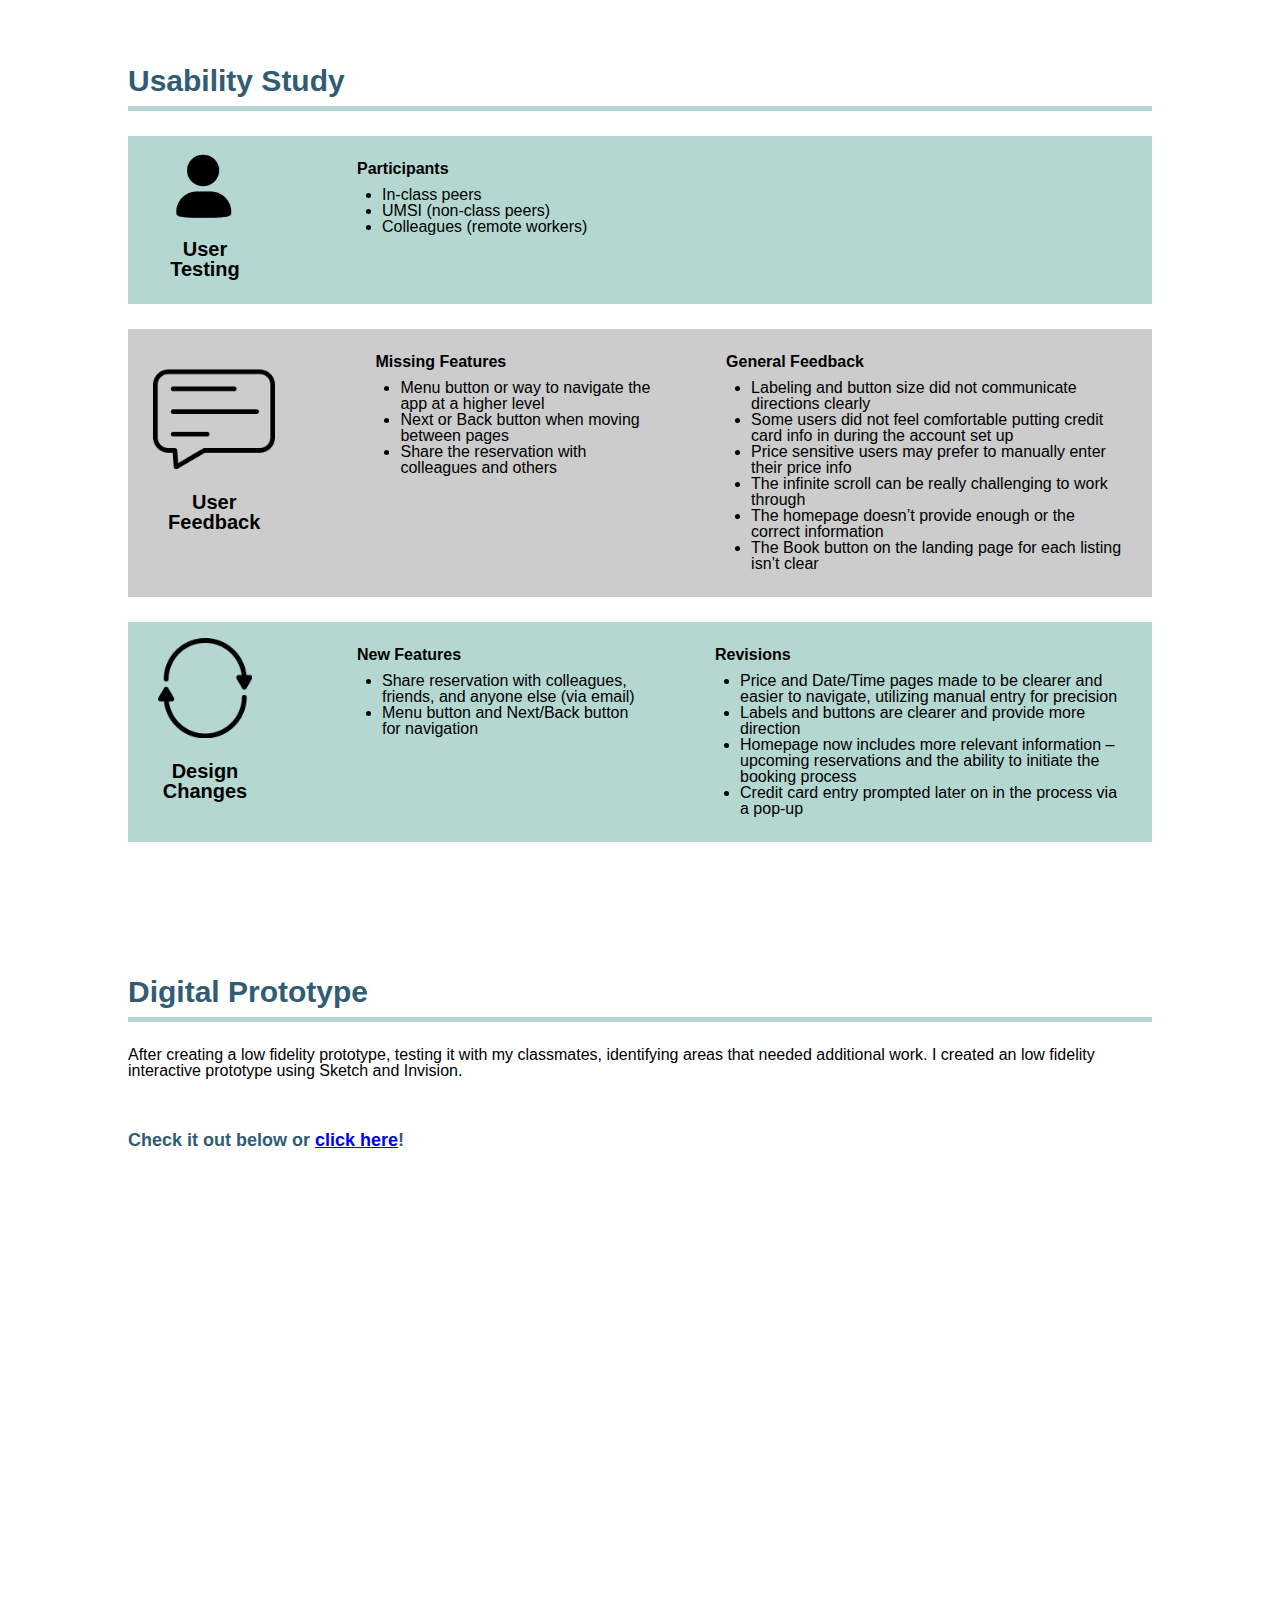
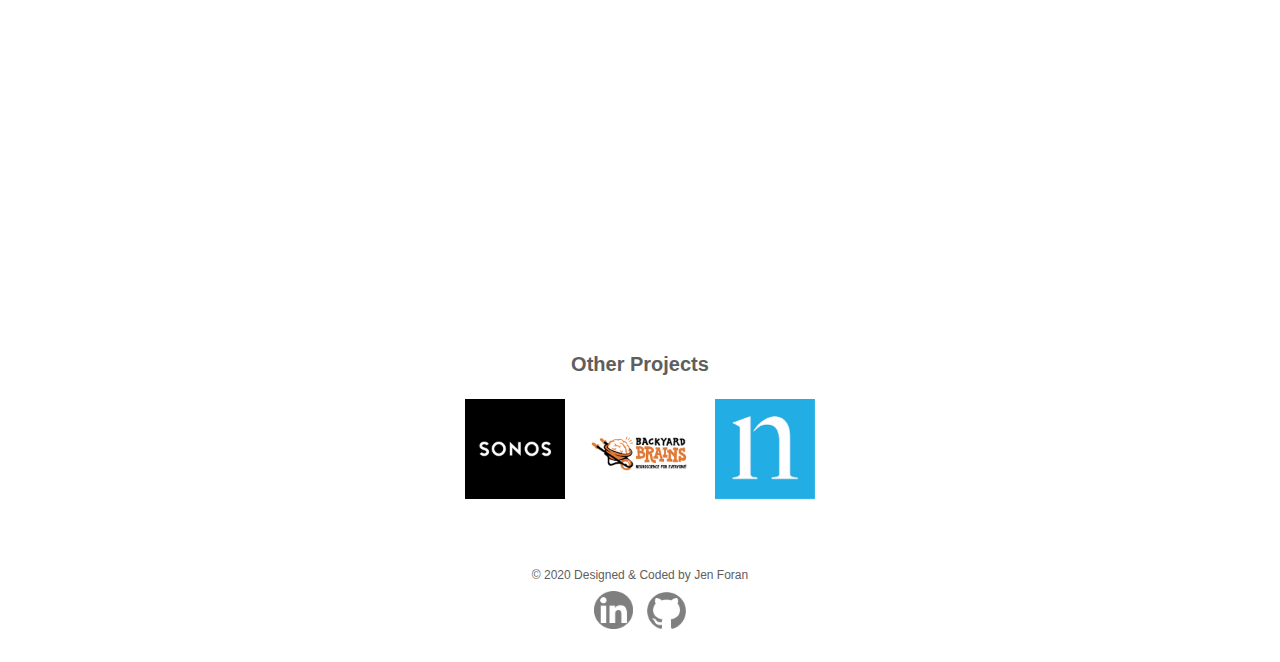
<file: iworker.html>
<!DOCTYPE html>
<html lang="en">
<head>
  <!-- Global site tag (gtag.js) - Google Analytics -->
  <script async src="https://www.googletagmanager.com/gtag/js?id=UA-168504149-1"></script>
  <script>
    window.dataLayer = window.dataLayer || [];
    function gtag(){dataLayer.push(arguments);}
    gtag('js', new Date());

    gtag('config', 'UA-168504149-1');
  </script>


  <meta charset="utf-8">
  <meta name="viewport" content="width=device-width, initial-scale=1.0">
  <link rel="shortcut icon" type="image/png" href="images/logo.png"/>
  <link href = "https://fonts.googleapis.com/css?family=Roboto" rel = "stylesheet" />
  <link rel="stylesheet" type="text/css" href="css/html5reset.css">
  <link rel="stylesheet" type="text/css" href="css/style.css">
  <title>iWorker</title>
</head>
<body>
  <a onclick="topFunction()" id="myBtn" href="#jump">Back to top</a>
  <script src="js/portfolio.js"></script>
  <a class = "jump" href="#jump">Jump to Content</a>
  <!-- <a class = "top" href="#top">Back to top</a> -->
  <header>
    <!-- <img src="images/logo.png" class="logo"> -->
    <h1 class="logo"><a href="index.html">Jen Foran</a></h1>
    <nav>
      <ul class="nav_bar">
        <li class="nav_item active"><a href="projects.html">Projects</a></li>
        <li class="nav_item"><a href="index.html">About Me</a></li>
      </ul>
    </nav>
  </header>
  <main id="jump">

    <div class="intro iworker">
      <img src="images/projects/iworker.png" alt="iWorker logo" class="project_image iworker">
      <div class="project_text iworker">
        <h1>iWorker</h1>
        <p>As part of the University of Michigan's <em>SI 582: Introduction to Interaction Design</em> course, I created a prototype for an app called iWorker.<br><br>The objective of the course was to teach methods and skills involved in designing and prototyping interactive systems. Each student pursued their own project during the semester, using the design process to guide their process. Individually, students determined a problem space all the way through to creating a digital prototype.</p>
        <div class="disclaimer">
          <p>Please note: this idea was conceived prior to the COVID-19 pandemic.</p>
        </div>
      </div>
    </div>

    <div class="project_cycle">
      <h1>Project Overview</h1>
      <img src="images/iworker/cycle.png" alt="iWorker project overview">
    </div>

    <div class="iworker_project">

      <div class="iworker_container">
        <h1 class="problem_space_header">Identifying Problem Space</h1>
          <p class="problem_space_intro">As an analyst at Nielsen I got my first experience with remote and distributed work. After discussing my experience with some of my friends who also had exposure working remote, I realized there was a gap for iWorkers, more specifically the disparity between their needs and what was available. While some don't mind working from their homes, those that traveled extensively didn't always have that option, while others felt they were less productive in their homes.</p>

          <p class="problem_space_stat1">But it wasn't just my friends and I that were having this problem. From 2005 to 2018 there was a <a href = "https://www.skipthedrive.com/21-statistics-about-remote-work-trends-in-2018/" target="_blank">140%</a> increase in telecommuters, and does not include those self-employed (i.e., freelancers and gig workers).<br><br>On top of that, the US had <a href = "https://globalworkplaceanalytics.com/telecommuting-statistics" target="_blank">about 4.3 million remote works</a> in 2018, which was about 3.2% of the non-self employed, working population.</p>
          <img src="images/iworker/graph1.png" alt="Graph showing 140% increase in telecommuters between 2005 and 2018." class="problem_space_graph1">

          <p class="problem_space_stat2">What made this an even more compelling problem space was that studies suggested that the trend towards remote work was set to continue. One study by Odesk,<a href = "https://www.forbes.com/sites/jeannemeister/2013/04/01/flexible-workspaces-another-workplace-perk-or-a-must-have-to-attract-top-talent/#5606b2d42ce7" target="_blank"> projected 1 in 3 employed people in the US</a> would be remote works by 2020.</p>
          <img src="images/iworker/graph2.png" alt="Graph showing that 33% of workers in the US are expected to work remote by 2020." class="problem_space_graph2">

      </div>

      <div class="iworker_define">
        <h1 class="iworker_problem_header">The Opportunity</h1>
          <!-- <p class="iworker_problem">It has become <span style="color: #315C73;font-weight:600;font-size:35px;">increasingly difficult</span> for remote workers to find workspaces that <span style="color: #315C73;font-weight:600;font-size:35px;">meet their needs</span> around <span style="color: #315C73;font-weight:600;font-size:35px;">flexibility, price, and culture</span>.</p> -->

          <p class="iworker_problem">How might we provide <span style="color: #315C73;font-weight:600;font-size:35px;">remote workers with more outside-the-home options</span> that offer flexibility, price variation, and culture fit?</p>


          <img src="images/iworker/needs.png" alt="Overview of the users needs" class="iworker_problem_img">
      </div>

      <div class="comp_container">
        <div class="comp_text">
          <h1>Competitive Analysis</h1>
            <p>The next step was to examine the competitive landscape. I included WeWork, Breather, Spacious, and Airbnb, and looked at their membership model, locations, space availablity, perks, and community.</p>
        </div>
        <a href="images/iworker/competitive_analysis.png" target="_blank"><img src="images/iworker/competitive_analysis.png" alt="Overview of the competitive analysis."  class="comp_img"/></a>
      </div>

      <div class="iworker_brainstorm">
        <h1>Brainstorming</h1>
          <img src="images/iworker/brainstorm.png" alt="Overview of the users needs">
      </div>

      <div class="iworker_opp">
        <h1>The Solution</h1>
          <p class="opp_highlight"><span style="color: #315C73;font-size:50px;">Connect private businesses</span> like restaurants, cafes, hotels, and landlords, <span style="color: #315C73;font-size:50px;">during off hours to workers</span>.</p>
      </div>

      <div class="iworker_persona">
        <h1>Personas</h1>
          <p>Given the time constraints, I was unable to conduct research to inform these personas, but I used secondary research to fill that gap.</p>
          <div class="iworker_persona_container">
            <a href="images/iworker/persona1.png" target="_blank"><img src="images/iworker/persona1.png" class="iworker_persona1"/></a>
            <a href="images/iworker/persona2.png" target="_blank"><img src="images/iworker/persona2.png" class="iworker_persona2"/></a>
            <a href="images/iworker/persona3.png" target="_blank"><img src="images/iworker/persona3.png" class="iworker_persona3"/></a>
            <a href="images/iworker/persona4.png" target="_blank"><img src="images/iworker/persona4.png" class="iworker_persona4"/></a>
          </div>
      </div>

      <div class="iworker_storymap">
        <h1>Story Maps</h1>
          <p>Providing additional context to these personas, the story maps lended insight into exactly when a user might be on the platform. There were a number of different use-cases - some users might need a space in five minutes while others might look for something five months out.</p>
          <a href="images/iworker/storymap.png" target="_blank"><img src="images/iworker/storymap.png" alt="Overview of the storymap" class="iworker_storymap_img"/></a>
      </div>

      <!-- <div class="iworker_solution">
        <h1>Proposed Solution</h1>
          <p>Connect remote workers that seek alternative workspaces with businesses that have available space. Provide information on environment and space culture to ensure user “fit.”</p>
          <img src="images/iworker/solution.png" alt="Overview of the users needs">
      </div> -->

      <div class="iworker_draft">
        <h1>Paper Prototype</h1>
          <div class="iworker_draft_video">
            <iframe src="https://drive.google.com/file/d/1vqAoTzzSelmTuZQwjYAmXOwXAt9J-VCY/preview" width="640" height="480"></iframe>
            <!-- Your browser does not support iframes. -->
          </div>
      </div>

      <div class="iworker_usability">
        <h1>Usability Study</h1>
          <div class="iworker_usability_users">
            <div class="position_one">
              <img src="images/iworker/usability/user.png" alt="user icon">
              <h2>User Testing</h2>
            </div>
            <div class="position_two">
              <h3>Participants</h3>
              <ul>
                <li>In-class peers</li>
                <li>UMSI (non-class peers)</li>
                <li>Colleagues (remote workers)</li>
              </ul>
            </div>
          </div>
          <div class="iworker_usability_feedback">
            <div class="position_one">
              <img src="images/iworker/usability/feedback.png" alt="feedback icon">
              <h2>User Feedback</h2>
            </div>
              <div class="position_two">
                <h3>Missing Features</h3>
                  <ul>
                    <li>Menu button or way to navigate the app at a higher level</li>
                    <li>Next or Back button when moving between pages</li>
                    <li>Share the reservation with colleagues and others</li>
                  </ul>
              </div>
            <div class="position_three">
              <h3>General Feedback</h3>
                <ul>
                  <li>Labeling and button size did not communicate directions clearly</li>
                  <li>Some users did not feel comfortable putting credit card info in during the account set up</li>
                  <li>Price sensitive users may prefer to manually enter their price info</li>
                  <li>The infinite scroll can be really challenging to work through</li>
                  <li>The homepage doesn’t provide enough or the correct information</li>
                  <li>The Book button on the landing page for each listing isn’t clear</li>
                </ul>
              </div>
          </div>
          <div class="iworker_usability_design">
            <div class="position_one">
              <img src="images/iworker/usability/change.png" alt="design change icon">
              <h2>Design Changes</h2>
            </div>
            <div class="position_two">
              <h3>New Features</h3>
                <ul>
                  <li>Share reservation with colleagues, friends, and anyone else (via email)</li>
                  <li>Menu button and Next/Back button for navigation</li>
                </ul>
            </div>
            <div class="position_three">
              <h3>Revisions</h3>
                <ul>
                  <li>Price and Date/Time pages made to be clearer and easier to navigate, utilizing manual entry for precision</li>
                  <li>Labels and buttons are clearer and provide more direction</li>
                  <li>Homepage now includes more relevant information – upcoming reservations and the ability to initiate the booking process</li>
                  <li>Credit card entry prompted later on in the process via a pop-up</li>
                </ul>
              </div>
          </div>
      </div>

      <div class="iworker_final">
        <h1>Digital Prototype</h1>
        <p>After creating a low fidelity prototype, testing it with my classmates, identifying areas that needed additional work. I created an low fidelity interactive prototype using Sketch and Invision.</p>
        <br><br>
        <p><span style="color: #315C73; font-size: 18px; font-weight:600;">Check it out below or <a href="https://invis.io/M7PF8P75PEU" target="_blank">click here</a>!</span></p>
          <div class="iworker_invision">
            <iframe src="https://invis.io/M7PF8P75PEU" allowfullscreen width="500" height="930" style="transform: scale(0.65)"></iframe>
          </div>
      </div>

    </div>


    <div class="other_projects">
      <h1>Other Projects</h1>

        <div class="other_projects_container">

          <div class="project_one">
            <div class="flip_card">
              <div class="flip_card_inner">
                <div class="flip_card_front">
                  <img src="images/projects/sonos.png" alt="SONOS logo">
                </div>
                <div class="flip_card_back">
                  <a href="sonos.html">
                    <h1>SONOS</h1>
                    <p>Product Manager<br>Intern</p>
                  </a>
                </div>
              </div>
            </div>
          </div>

          <div class="project_two">
            <div class="flip_card">
              <div class="flip_card_inner">
                <div class="flip_card_front">
                  <img src="images/projects/byb.png" alt="BYB logo">
                </div>
                <div class="flip_card_back">
                  <a href="byb.html">
                    <h1>Backyard Brains</h1>
                    <p>User Experience Consultant</p>
                  </a>
                </div>
              </div>
            </div>
          </div>

          <div class="project_three">
            <div class="flip_card">
              <div class="flip_card_inner">
                <div class="flip_card_front">
                  <img src="images/projects/nielsen.png" alt="Nielsen logo">
                </div>
                <div class="flip_card_back">
                  <a href="nielsen.html">
                    <h1>Nielsen</h1>
                    <p>Analytics Consultant</p>
                  </a>
                </div>
              </div>
            </div>
          </div>


        </div>
      </div>



  </main>
  <footer>
      <p>© 2020 Designed & Coded by Jen Foran</p>
      <a href="https://www.linkedin.com/in/jen-foran-2b642883/" target="_blank"><img src="images/footer/linkedin.png" alt="LinkedIn Logo, link to Jen's account"/></a>
      <a href="https://github.com/jforan" target="_blank"><img src="images/footer/github.png" alt="Github Logo, link to Jen's account"/></a>
  </footer>
</body>
</html>
</file>
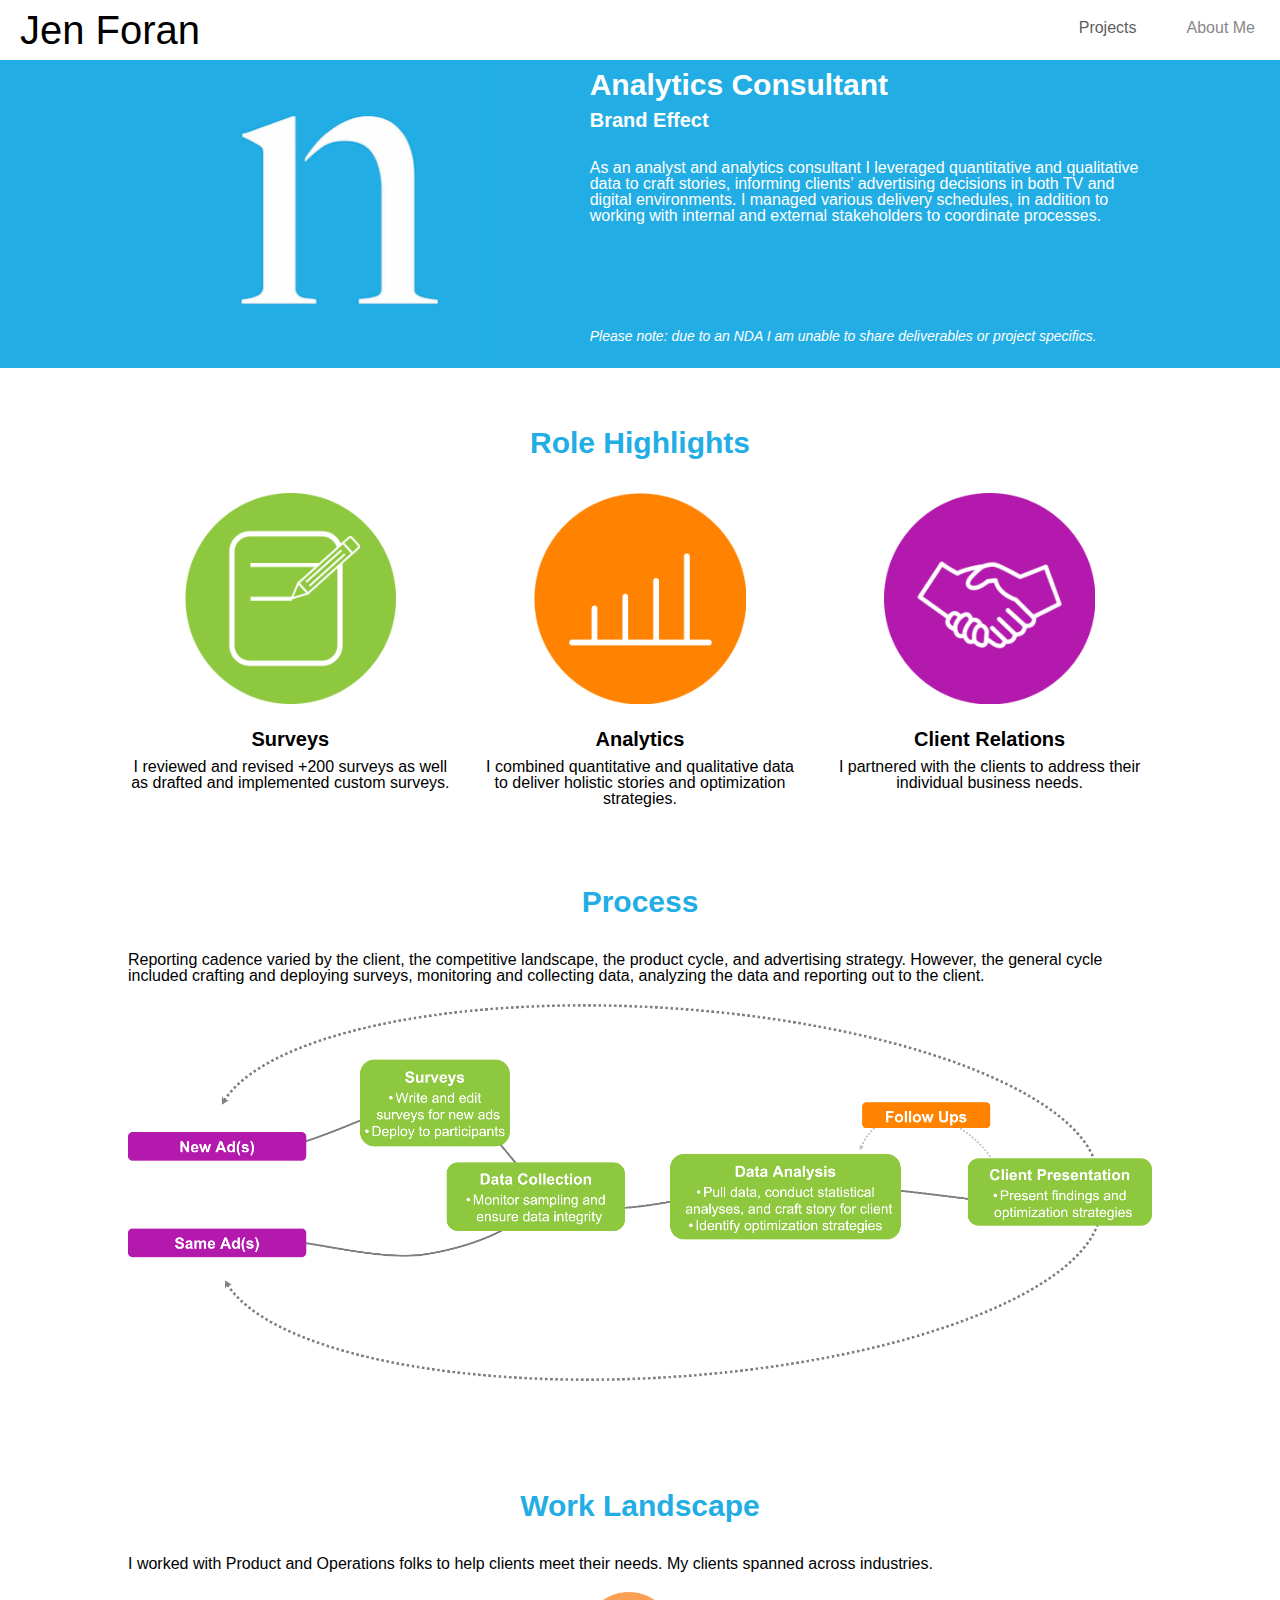
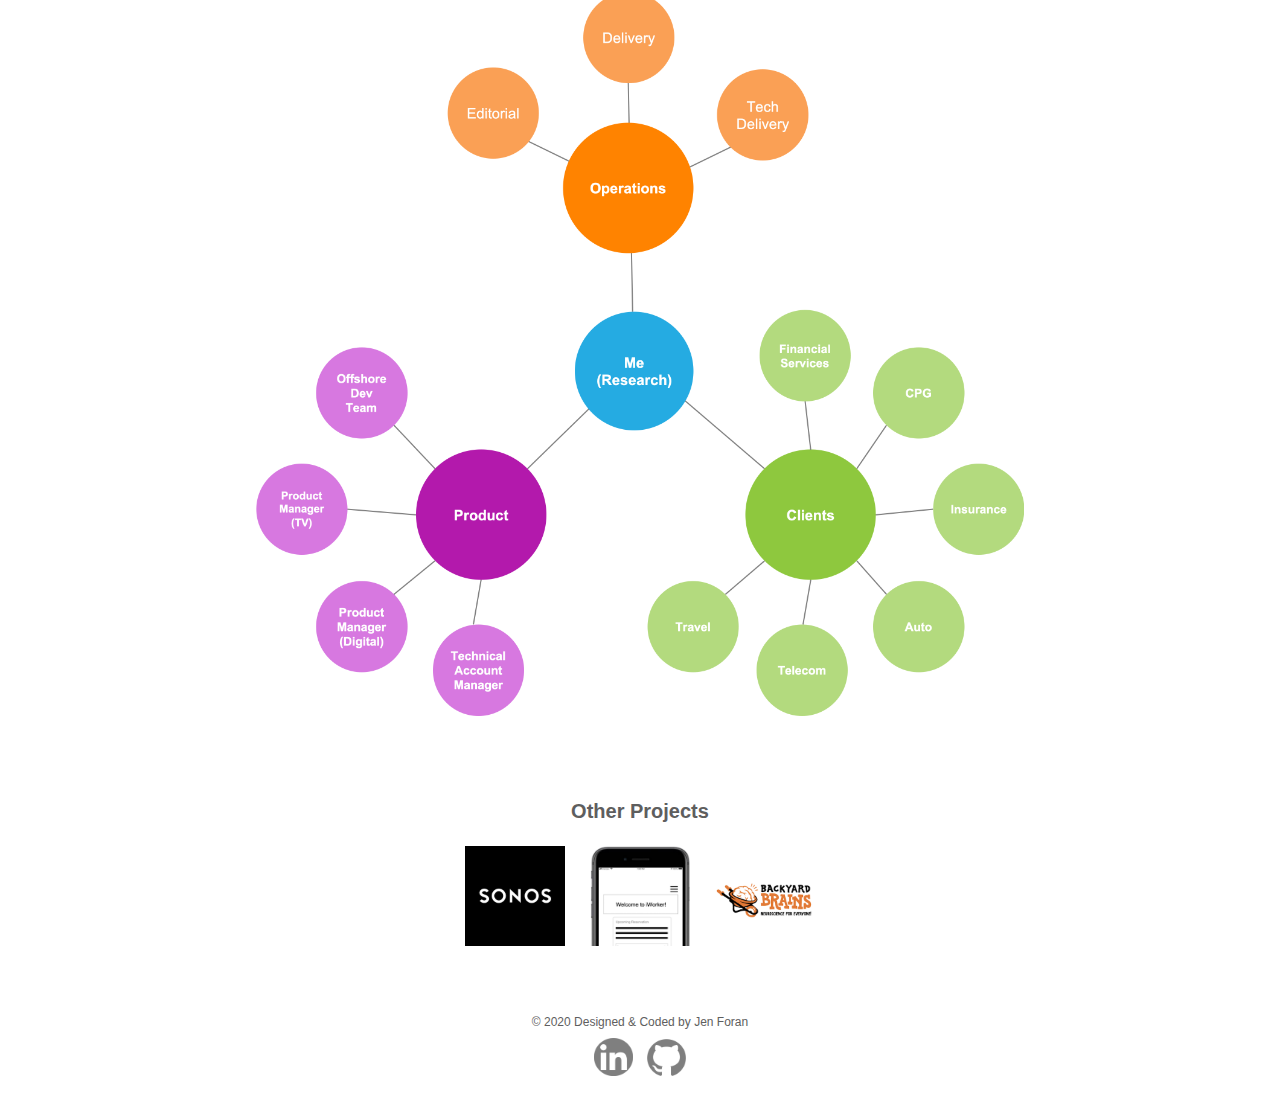
<file: nielsen.html>
<!DOCTYPE html>
<html lang="en">
<head>
  <!-- Global site tag (gtag.js) - Google Analytics -->
  <script async src="https://www.googletagmanager.com/gtag/js?id=UA-168504149-1"></script>
  <script>
    window.dataLayer = window.dataLayer || [];
    function gtag(){dataLayer.push(arguments);}
    gtag('js', new Date());

    gtag('config', 'UA-168504149-1');
  </script>

  <meta charset="utf-8">
  <meta name="viewport" content="width=device-width, initial-scale=1.0">
  <link rel="shortcut icon" type="image/png" href="images/logo.png"/>
  <link href = "https://fonts.googleapis.com/css?family=Roboto" rel = "stylesheet" />
  <link rel="stylesheet" type="text/css" href="css/html5reset.css">
  <link rel="stylesheet" type="text/css" href="css/style.css">
  <title>Nielsen</title>
</head>
<body>
  <a onclick="topFunction()" id="myBtn" href="#jump">Back to top</a>
  <script src="js/portfolio.js"></script>
  <a class = "jump" href="#jump">Jump to Content</a>
  <header>
    <h1 class="logo"><a href="index.html">Jen Foran</a></h1>
    <nav>
      <ul class="nav_bar">
        <li class="nav_item active"><a href="projects.html">Projects</a></li>
        <li class="nav_item"><a href="index.html">About Me</a></li>
      </ul>
    </nav>
  </header>
  <main id="jump">

    <div class="intro nielsen">
      <img src="images/projects/nielsen.png" alt="Nielsenlogo" class="project_image nielsen">
      <div class="project_text nielsen">
        <h1>Analytics Consultant</h1>
        <h2>Brand Effect</h2>
        <p>As an analyst and analytics consultant I leveraged quantitative and qualitative data to craft stories, informing clients’ advertising decisions in both TV and digital environments. I managed various delivery schedules, in addition to working with internal and external stakeholders to coordinate processes.</p>

        <div class="disclaimer">
          <p>Please note: due to an NDA I am unable to share deliverables or project specifics.</p>
        </div>
      </div>
    </div>

    <div class="nielsen_role_overview">
      <h1>Role Highlights</h1>
      <div class="nielsen_role_overview_container">

        <img src="images/nielsen/survey.png" alt="Survey icon" class="survey_img">
        <div class="survey_text">
        <h2>Surveys</h2>
          <p>I reviewed and revised +200 surveys as well as drafted and implemented custom surveys.</p>
        </div>

        <img src="images/nielsen/analytics.png" alt="analytics icon" class="analytics_img">
        <div class="analytics_text">
        <h2>Analytics</h2>
          <p>I combined quantitative and qualitative data to deliver holistic stories and optimization strategies.</p>
        </div>

        <img src="images/nielsen/relations.png" alt="client relations icon" class="relations_img">
        <div class="relations_text">
        <h2>Client Relations</h2>
          <p>I partnered with the clients to address their individual business needs.</p>
        </div>
      </div>
    </div>

    <div class="nielsen_role_process">
      <h1>Process</h1>
      <p>Reporting cadence varied by the client, the competitive landscape, the product cycle, and advertising strategy. However, the general cycle included crafting and deploying surveys, monitoring and collecting data, analyzing the data and reporting out to the client.</p>
      <img src="images/nielsen/process.png" alt="Diagram of the role's process">
    </div>


    <div class="nielsen_landscape">
      <h1>Work Landscape</h1>
      <p>I worked with Product and Operations folks to help clients meet their needs. My clients spanned across industries.</p>
      <img src="images/nielsen/stakeholders.png" alt="Diagram of stakeholders">
    </div>


    <div class="other_projects">
      <h1>Other Projects</h1>
        <div class="other_projects_container">
          <div class="project_one">
            <div class="flip_card">
              <div class="flip_card_inner">
                <div class="flip_card_front">
                  <img src="images/projects/sonos.png" alt="SONOS logo">
                </div>
                <div class="flip_card_back">
                  <a href="sonos.html">
                    <h1>SONOS</h1>
                    <p>Product Manager<br>Intern</p>
                  </a>
                </div>
              </div>
            </div>
          </div>

          <div class="project_two">
            <div class="flip_card">
              <div class="flip_card_inner">
                <div class="flip_card_front">
                  <img src="images/projects/iworker.png" alt="iWorker logo">
                </div>
                <div class="flip_card_back">
                  <a href="iworker.html">
                    <h1>iWorker</h1>
                    <p>Class Project</p>
                  </a>
                </div>
              </div>
            </div>
          </div>

          <div class="project_three">
            <div class="flip_card">
              <div class="flip_card_inner">
                <div class="flip_card_front">
                  <img src="images/projects/byb.png" alt="BYB logo">
                </div>
                <div class="flip_card_back">
                  <a href="byb.html">
                    <h1>Backyard Brains</h1>
                    <p>User Experience Consultant</p>
                  </a>
                </div>
              </div>
            </div>
          </div>

        </div>
      </div>

  </main>
  <footer>
      <p>© 2020 Designed & Coded by Jen Foran</p>
      <a href="https://www.linkedin.com/in/jen-foran-2b642883/" target="_blank"><img src="images/footer/linkedin.png" alt="LinkedIn Logo, link to Jen's account"/></a>
      <a href="https://github.com/jforan" target="_blank"><img src="images/footer/github.png" alt="Github Logo, link to Jen's account"/></a>
  </footer>
</body>
</html>
</file>
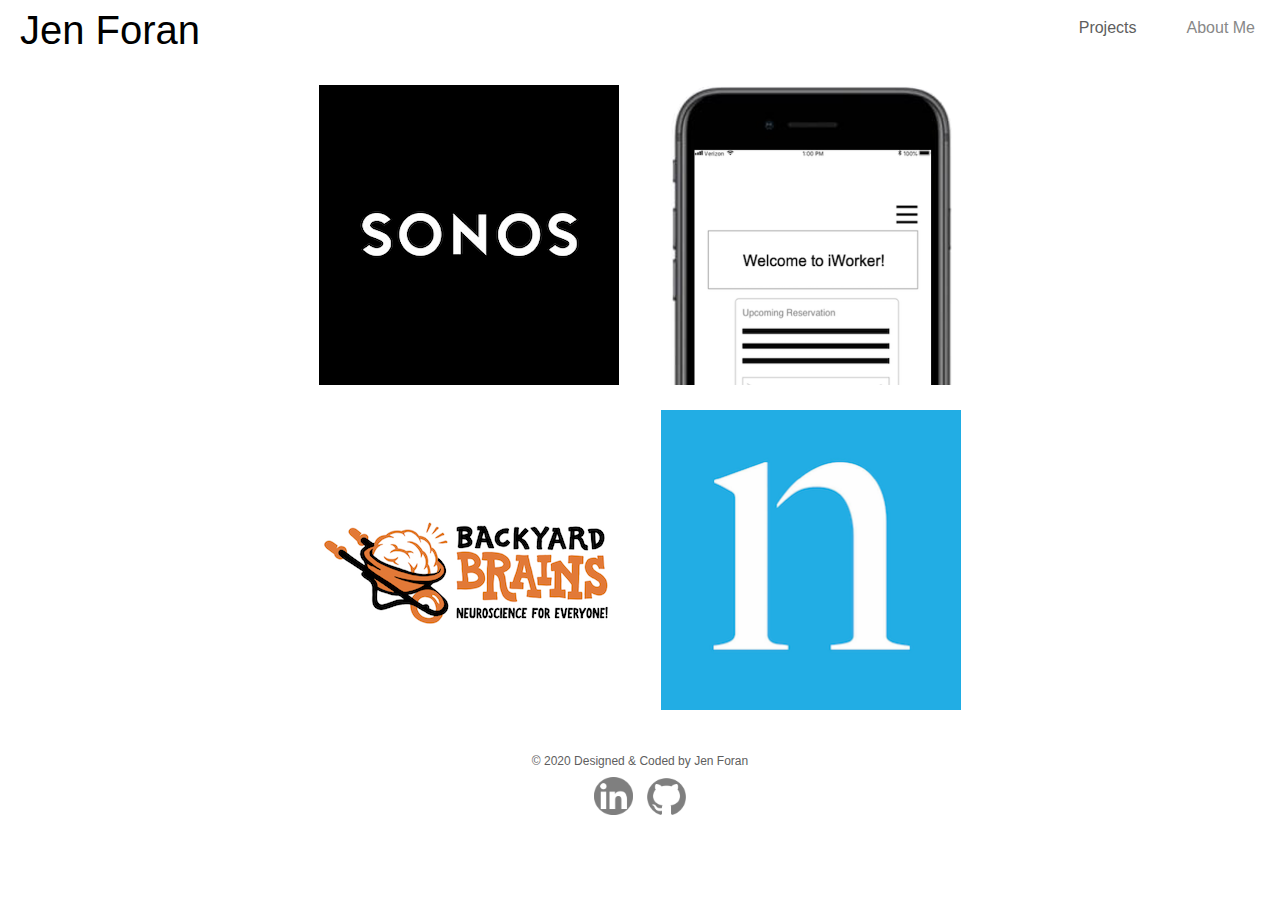
<file: projects.html>
<!DOCTYPE html>
<html lang="en">
  <head>
  <!-- Global site tag (gtag.js) - Google Analytics -->
  <script async src="https://www.googletagmanager.com/gtag/js?id=UA-168504149-1"></script>
  <script>
    window.dataLayer = window.dataLayer || [];
    function gtag(){dataLayer.push(arguments);}
    gtag('js', new Date());

    gtag('config', 'UA-168504149-1');
  </script>

    <meta charset="utf-8">
    <meta name="viewport" content="width=device-width, initial-scale=1.0">
    <link rel="shortcut icon" type="image/png" href="images/logo.png"/>
    <link href = "https://fonts.googleapis.com/css?family=Roboto" rel = "stylesheet" />
    <link rel="stylesheet" type="text/css" href="css/html5reset.css">
    <link rel="stylesheet" type="text/css" href="css/style.css">
    <title>Projects</title>
  </head>
  <body>
    <a class = "jump" href="#jump">Jump to Content</a>
    <header>
      <!-- <img src="images/logo.png" class="logo"> -->
      <h1 class="logo"><a href="index.html">Jen Foran</a></h1>
      <nav>
        <ul class="nav_bar">
          <li class="nav_item active"><a href="projects.html">Projects</a></li>
          <li class="nav_item"><a href="index.html">About Me</a></li>
        </ul>
      </nav>
    </header>
  <main id="jump">

    <div class="container_projects">

    <div class="flip_card sonos_tile">
      <div class="flip_card_inner">
        <div class="flip_card_front">
          <img src="images/projects/sonos.png" alt="SONOS logo">
        </div>
        <div class="flip_card_back">
          <a href="sonos.html">
            <h1>SONOS</h1>
            <p>Product Manager Intern</p>
          </a>
        </div>
      </div>
    </div>

    <div class="flip_card nielsen_tile">
      <div class="flip_card_inner">
        <div class="flip_card_front">
          <img src="images/projects/nielsen.png" alt="Nielsen logo">
        </div>
        <div class="flip_card_back">
          <a href="nielsen.html">
            <h1>Nielsen</h1>
            <p>Analytics Consultant</p>
          </a>
        </div>
      </div>
    </div>

    <div class="flip_card byb_tile">
      <div class="flip_card_inner">
        <div class="flip_card_front">
          <img src="images/projects/byb.png" alt="BYB logo">
        </div>
        <div class="flip_card_back">
          <a href="byb.html">
            <h1>Backyard Brains</h1>
            <p>User Experience Consultant</p>
          </a>
        </div>
      </div>
    </div>

    <div class="flip_card iworker_tile">
      <div class="flip_card_inner">
        <div class="flip_card_front">
          <img src="images/projects/iworker.png" alt="BYB logo">
        </div>
        <div class="flip_card_back">
          <a href="iworker.html">
            <h1>iWorker</h1>
            <p>Class Project</p>
          </a>
        </div>
      </div>
    </div>

  </div>
  </main>
  <footer>
      <p>© 2020 Designed & Coded by Jen Foran</p>
      <a href="https://www.linkedin.com/in/jen-foran-2b642883/" target="_blank"><img src="images/footer/linkedin.png" alt="LinkedIn Logo, link to Jen's account"/></a>
      <a href="https://github.com/jforan" target="_blank"><img src="images/footer/github.png" alt="Github Logo, link to Jen's account"/></a>
  </footer>
</body>
</html>
</file>
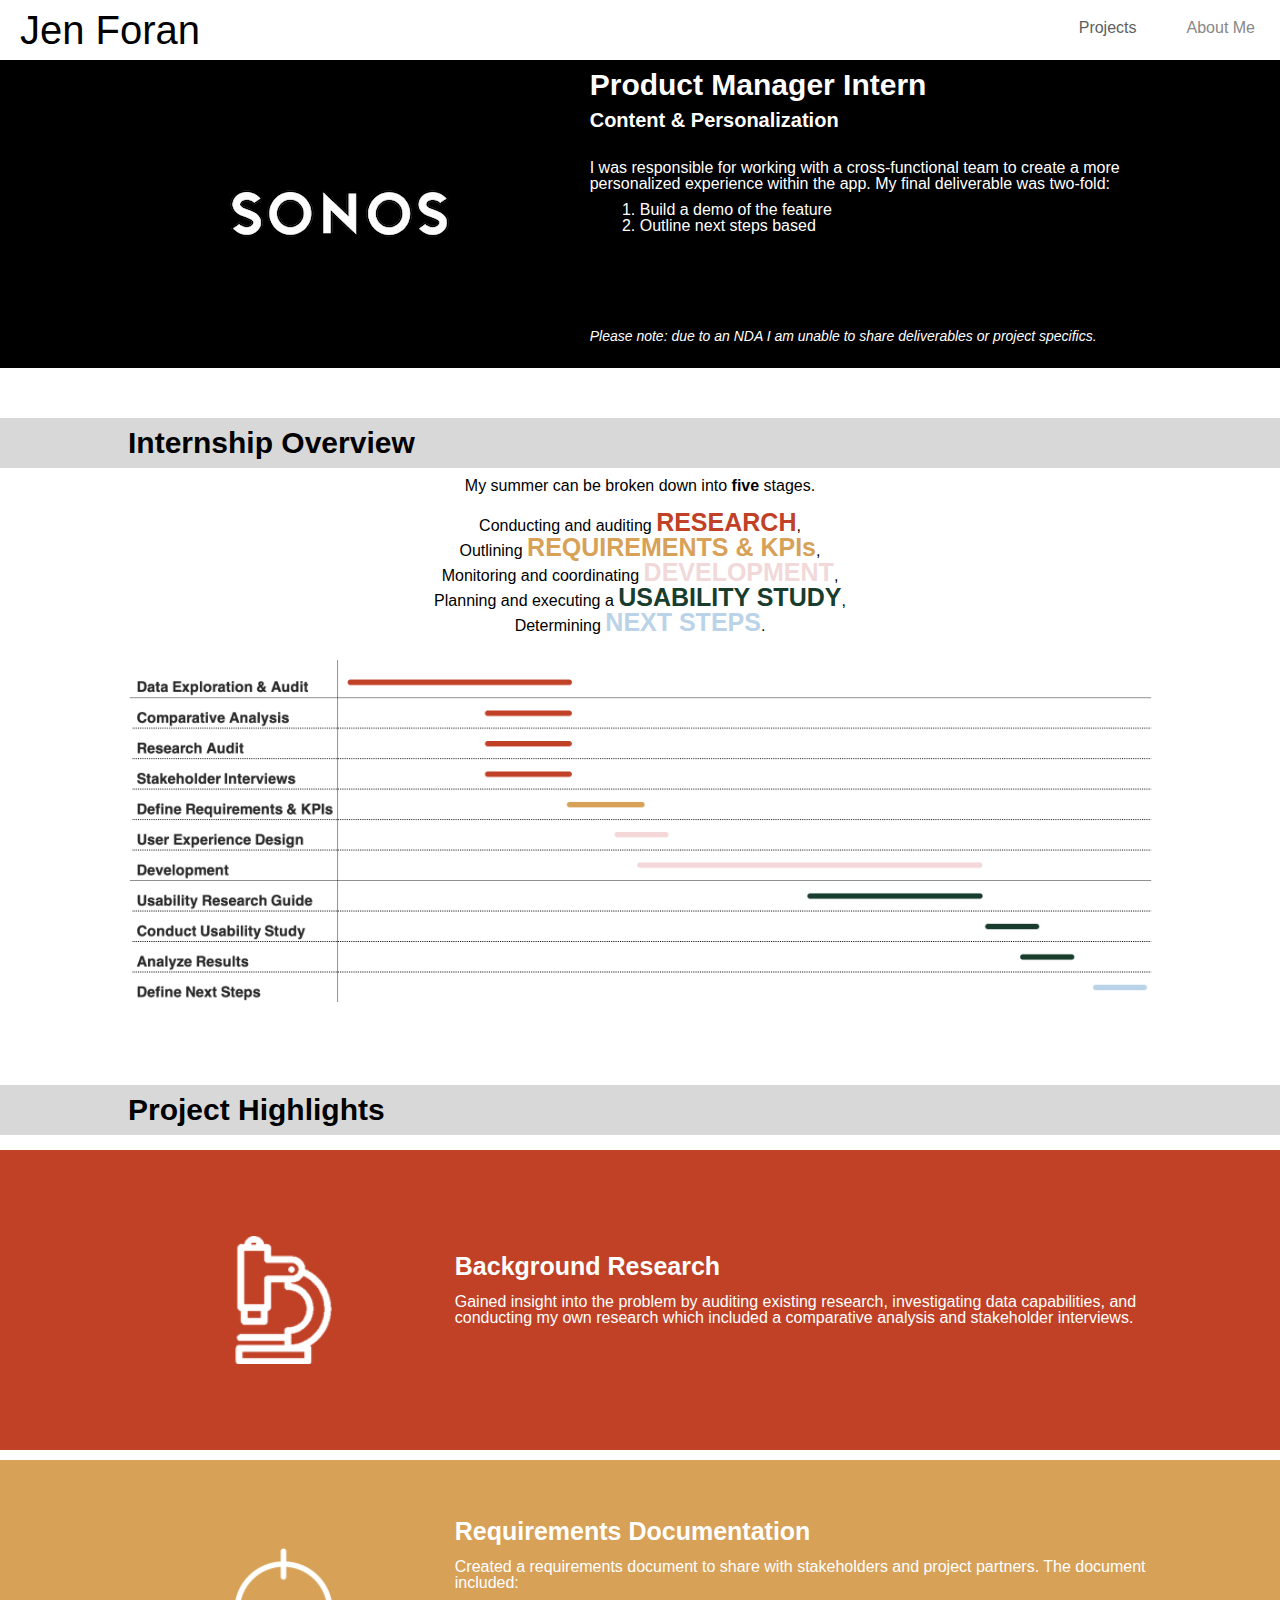
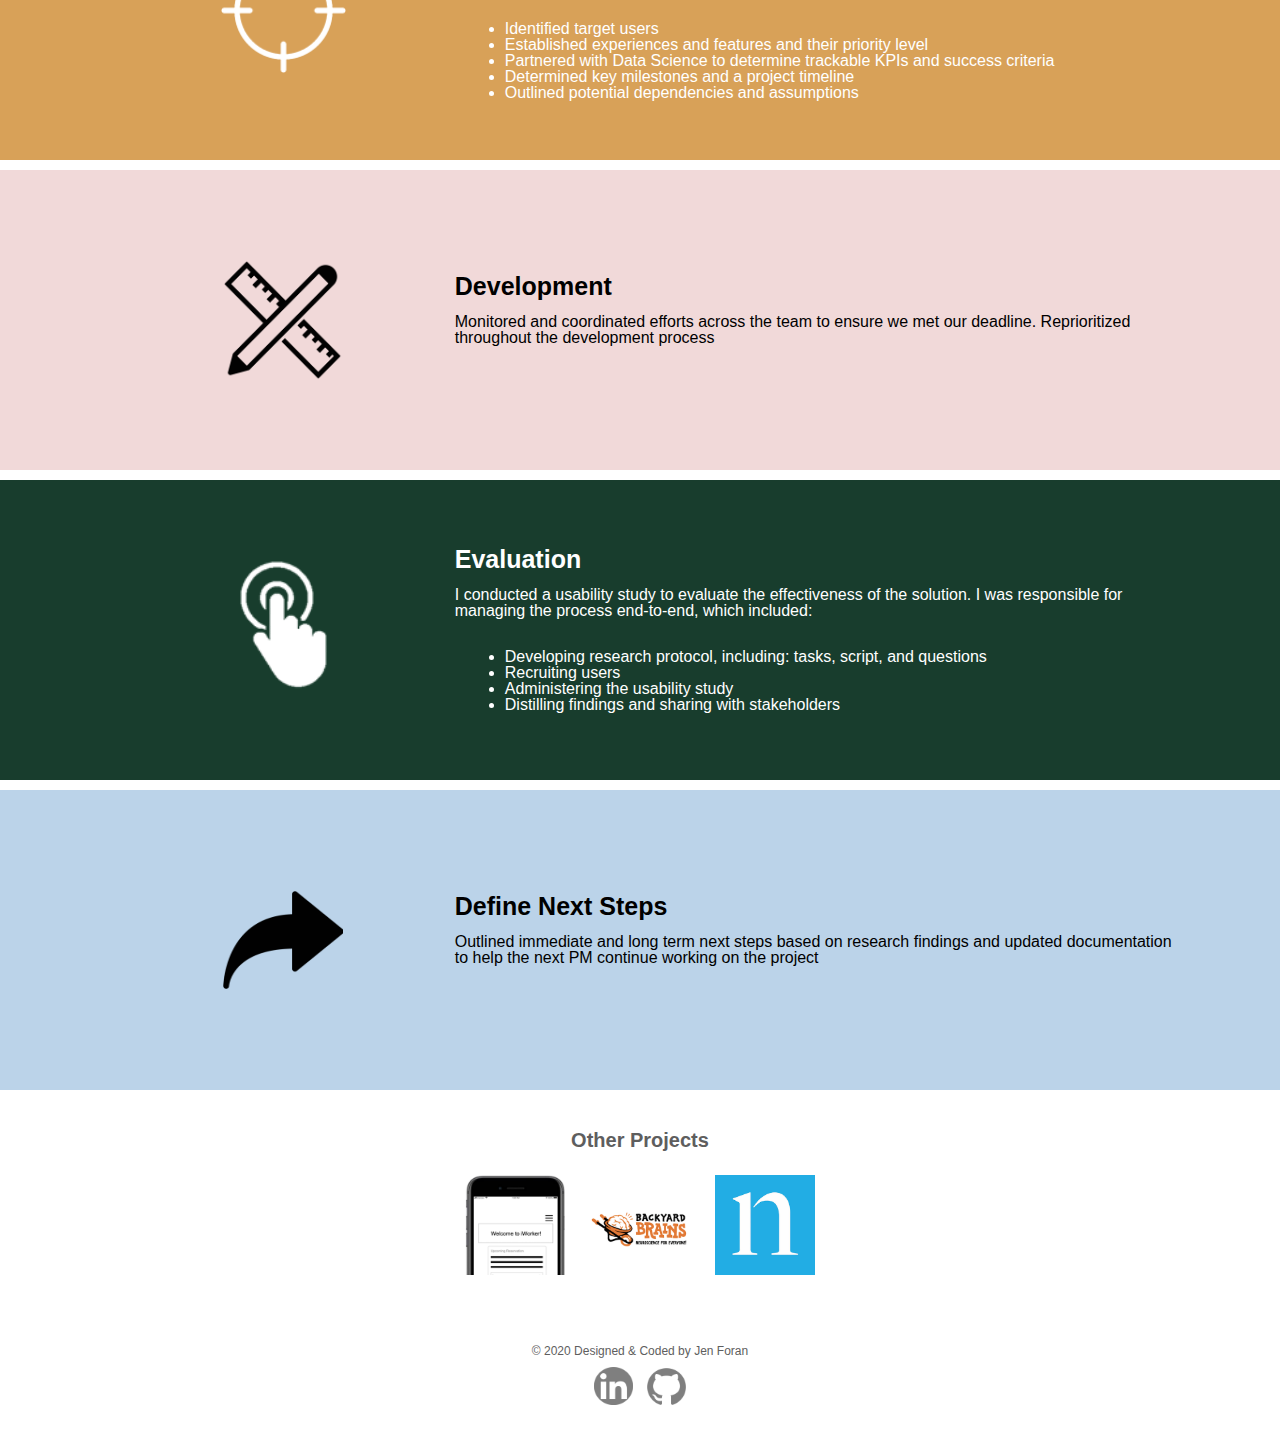
<file: sonos.html>
<!DOCTYPE html>
<html lang="en">
<head>
  <!-- Global site tag (gtag.js) - Google Analytics -->
  <script async src="https://www.googletagmanager.com/gtag/js?id=UA-168504149-1"></script>
  <script>
    window.dataLayer = window.dataLayer || [];
    function gtag(){dataLayer.push(arguments);}
    gtag('js', new Date());

    gtag('config', 'UA-168504149-1');
  </script>

  <meta charset="utf-8">
  <meta name="viewport" content="width=device-width, initial-scale=1.0">
  <link rel="shortcut icon" type="image/png" href="images/logo.png"/>
  <link href = "https://fonts.googleapis.com/css?family=Roboto" rel = "stylesheet" />
  <link rel="stylesheet" type="text/css" href="css/html5reset.css">
  <link rel="stylesheet" type="text/css" href="css/style.css">
  <title>SONOS</title>
</head>
<body>
  <a onclick="topFunction()" id="myBtn" href="#jump">Back to top</a>
  <script src="js/portfolio.js"></script>
  <a class = "jump" href="#jump">Jump to Content</a>
  <!-- <a class = "top" href="#top">Back to top</a> -->
  <header>
    <!-- <img src="images/logo.png" class="logo"> -->
    <h1 class="logo"><a href="index.html">Jen Foran</a></h1>
    <nav>
      <ul class="nav_bar">
        <li class="nav_item active"><a href="projects.html">Projects</a></li>
        <li class="nav_item"><a href="index.html">About Me</a></li>
      </ul>
    </nav>
  </header>
  <main id="jump">

    <div class="intro sonos">
      <img src="images/projects/sonos.png" alt="SONOS logo" class="project_image sonos">
      <div class="project_text sonos">
        <h1>Product Manager Intern</h1>
        <h2>Content & Personalization</h2>
        <p>I was responsible for working with a cross-functional team to create a more personalized experience within the app. My final deliverable was two-fold:</p>
        <ol>
          <li>Build a demo of the feature</li>
          <li>Outline next steps based</li>
        </ol>
        <div class="disclaimer">
          <p>Please note: due to an NDA I am unable to share deliverables or project specifics.</p>
        </div>
      </div>
    </div>


    <div class="sonos_summer">
      <h1 class="sonos_header">Internship Overview</h1>
      <p>My summer can be broken down into <b>five</b> stages.<br>
      <br>Conducting and auditing <span style="color: #C14126;font-weight:600;font-size:25px;">RESEARCH</span>,
      <br>Outlining <span style="color: #D8A158;font-weight:600;font-size:25px">REQUIREMENTS & KPIs</span>,
      <br>Monitoring and coordinating <span style="color: #F1D9D9;font-weight:600;font-size:25px">DEVELOPMENT</span>,
      <br>Planning and executing a <span style="color: #183D2D;font-weight:600;font-size:25px">USABILITY STUDY</span>,
      <br>Determining <span style="color: #BBD3E9;font-weight:600;font-size:25px">NEXT STEPS</span>.
      <img src="images/sonos/cycle.png" alt="SONOS project cycle">
    </div>


    <div class="project_cycle_items">

      <h1 class="sonos_header">Project Highlights</h1>

      <div class="sonos_research">
        <img src="images/sonos/research.png" alt="research icon">
        <div class="sonos_research_text">
          <h2>Background Research</h2>
          <p>Gained insight into the problem by auditing existing research, investigating data capabilities, and conducting my own research which included a comparative analysis and stakeholder interviews.</p>
        </div>
      </div>

      <div class="sonos_kpi">
        <img src="images/sonos/kpis.png" alt="KPIs icon">
        <div class="sonos_kpi_text">
          <h2>Requirements Documentation</h2>
          <p>Created a requirements document to share with stakeholders and project partners. The document included:</p>
          <ul>
            <li>Identified target users</li>
            <li>Established experiences and features and their priority level</li>
            <li>Partnered with Data Science to determine trackable KPIs and success criteria</li>
            <li>Determined key milestones and a project timeline</li>
            <li>Outlined potential dependencies and assumptions</li>
          </ul>
        </div>
      </div>

      <div class="sonos_develop">
        <img src="images/sonos/develop.png" alt="Development icon">
        <div class="sonos_develop_text">
          <h2>Development</h2>
          <p>Monitored and coordinated efforts across the team to ensure we met our deadline. Reprioritized throughout the development process</p>
        </div>
      </div>

      <div class="sonos_usability">
        <img src="images/sonos/user_testing.png" alt="User Testing icon">
        <div class="sonos_usability_text">
          <h2>Evaluation</h2>
          <p>I conducted a usability study to evaluate the effectiveness of the solution. I was responsible for managing the process end-to-end, which included:</p>
          <ul>
            <li>Developing research protocol, including: tasks, script, and questions</li>
            <li>Recruiting users</li>
            <li>Administering the usability study</li>
            <li>Distilling findings and sharing with stakeholders</li>
          </ul>
        </div>
      </div>

      <div class="sonos_next">
        <img src="images/sonos/next_steps.png" alt="Next steps icon">
        <div class="sonos_next_text">
          <h2>Define Next Steps</h2>
          <p>Outlined immediate and long term next steps based on research findings and updated documentation to help the next PM continue working on the project</p>
        </div>
      </div>
    </div>




    <div class="other_projects">
      <h1>Other Projects</h1>

        <div class="other_projects_container">


          <div class="project_one">
            <div class="flip_card">
              <div class="flip_card_inner">
                <div class="flip_card_front">
                  <img src="images/projects/iworker.png" alt="iWorker logo">
                </div>
                <div class="flip_card_back">
                  <a href="iworker.html">
                    <h1>iWorker</h1>
                    <p>Class Project</p>
                  </a>
                </div>
              </div>
            </div>
          </div>

          <div class="project_two">
            <div class="flip_card">
              <div class="flip_card_inner">
                <div class="flip_card_front">
                  <img src="images/projects/byb.png" alt="BYB logo">
                </div>
                <div class="flip_card_back">
                  <a href="byb.html">
                    <h1>Backyard Brains</h1>
                    <p>User Experience Consultant</p>
                  </a>
                </div>
              </div>
            </div>
          </div>

          <div class="project_three">
            <div class="flip_card">
              <div class="flip_card_inner">
                <div class="flip_card_front">
                  <img src="images/projects/nielsen.png" alt="Nielsen logo">
                </div>
                <div class="flip_card_back">
                  <a href="nielsen.html">
                    <h1>Nielsen</h1>
                    <p>Analytics Consultant</p>
                  </a>
                </div>
              </div>
            </div>
          </div>

        </div>
      </div>

  </main>
  <footer>
      <p>© 2020 Designed & Coded by Jen Foran</p>
      <a href="https://www.linkedin.com/in/jen-foran-2b642883/" target="_blank"><img src="images/footer/linkedin.png" alt="LinkedIn Logo, link to Jen's account"/></a>
      <a href="https://github.com/jforan" target="_blank"><img src="images/footer/github.png" alt="Github Logo, link to Jen's account"/></a>
  </footer>
</body>
</html>
</file>
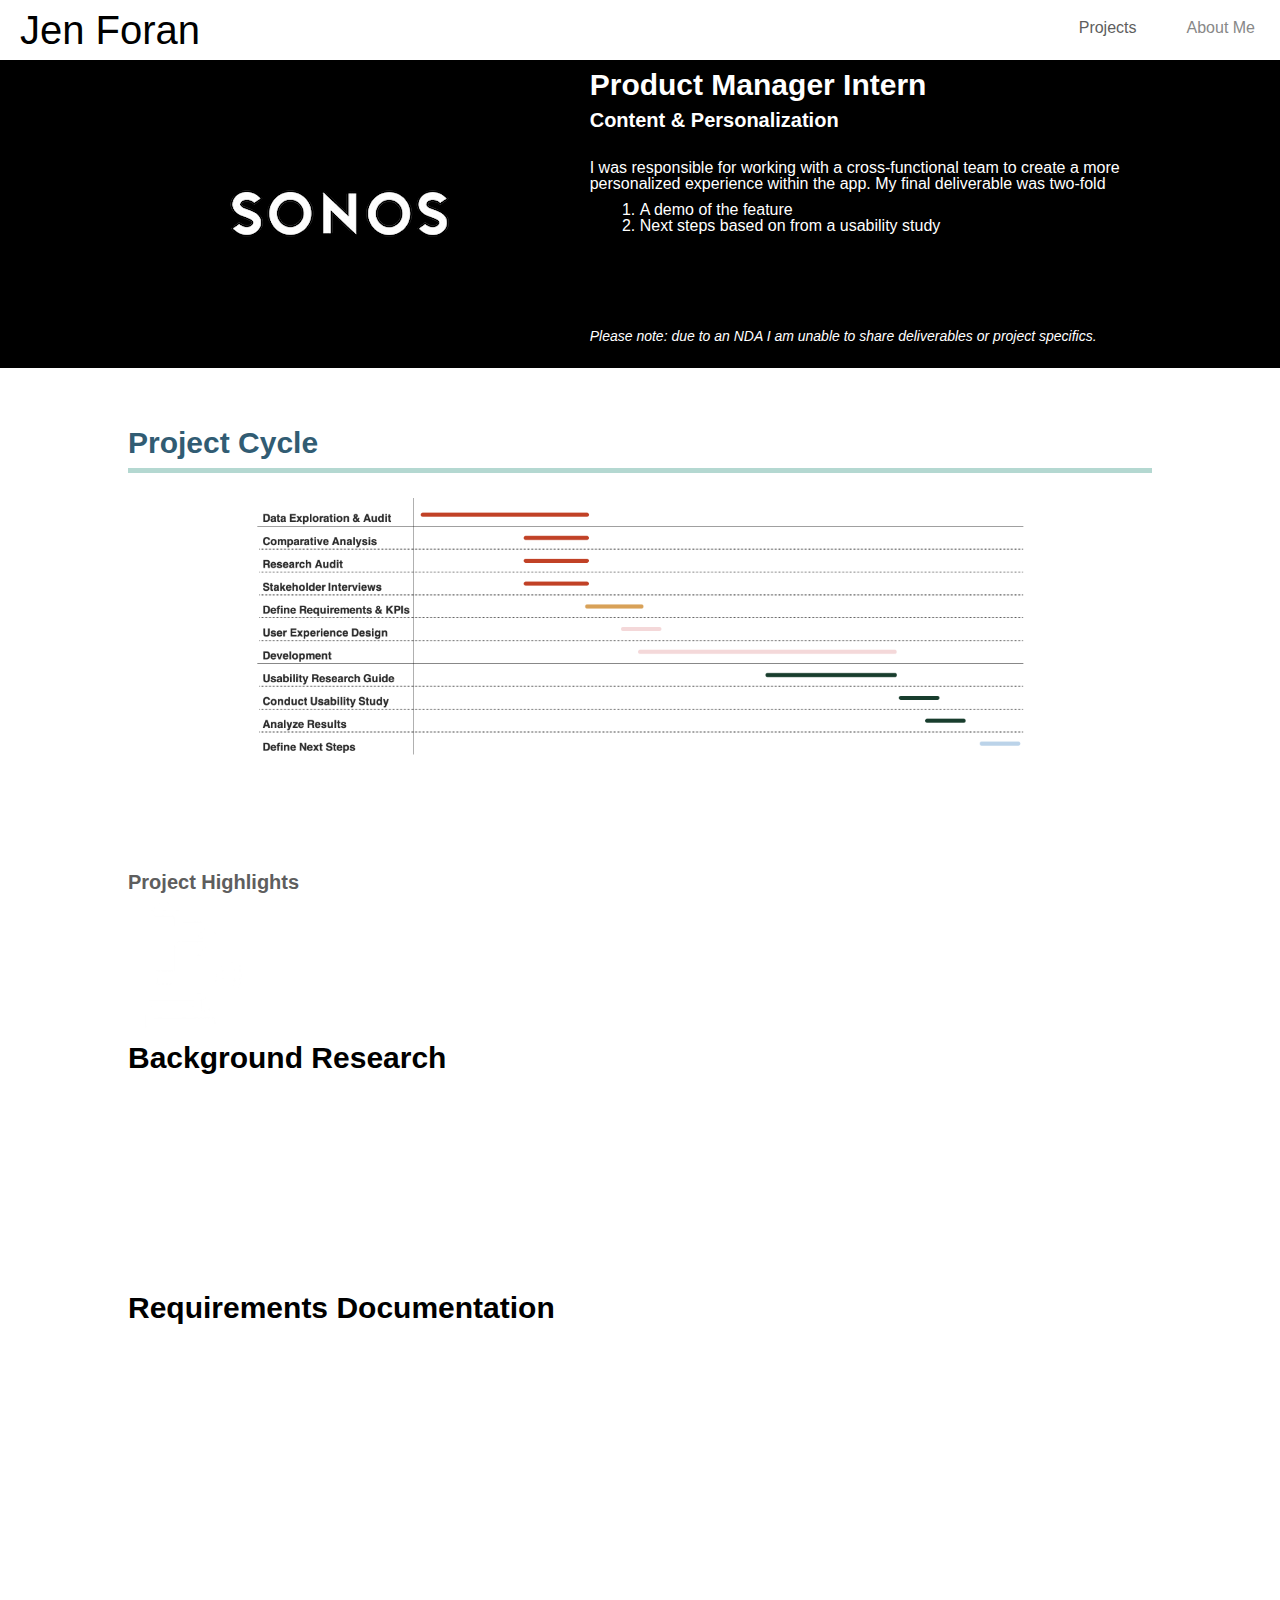
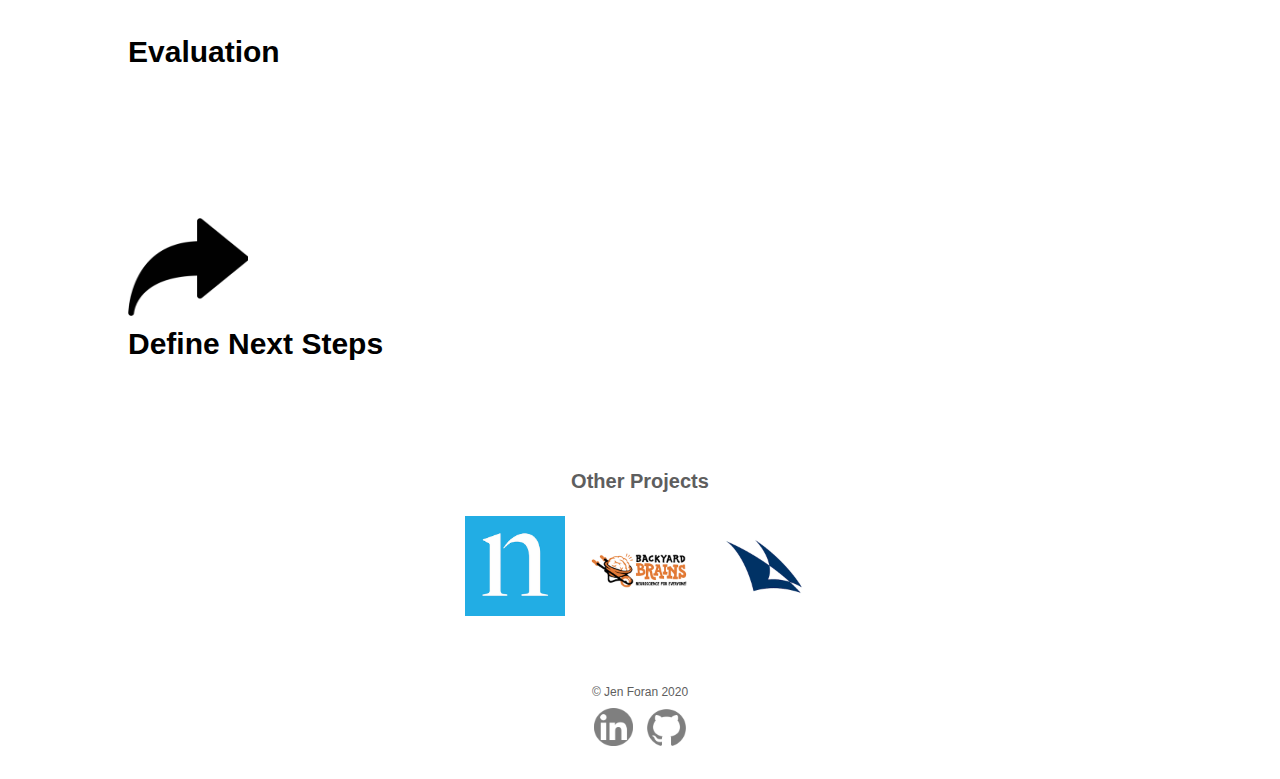
<file: traveler.html>
<!DOCTYPE html>
<html lang="en">
<head>
  <!-- Global site tag (gtag.js) - Google Analytics -->
  <script async src="https://www.googletagmanager.com/gtag/js?id=UA-160877486-1"></script>
  <meta charset="utf-8">
  <meta name="viewport" content="width=device-width, initial-scale=1.0">
  <link rel="shortcut icon" type="image/png" href="images/logo.png"/>
  <link href = "https://fonts.googleapis.com/css?family=Roboto" rel = "stylesheet" />
  <link rel="stylesheet" type="text/css" href="css/html5reset.css">
  <link rel="stylesheet" type="text/css" href="css/style.css">
  <title>SONOS</title>
</head>
<body>
  <button onclick="topFunction()" id="myBtn"><a href="#top">Back to top</a></button>
  <script src="js/portfolio.js"></script>
  <a class = "jump" href="#jump">Jump to Content</a>
  <!-- <a class = "top" href="#top">Back to top</a> -->
  <header>
    <!-- <img src="images/logo.png" class="logo"> -->
    <h1 class="logo"><a href="index.html">Jen Foran</a></h1>
    <nav>
      <ul class="nav_bar">
        <li class="nav_item active"><a href="projects.html">Projects</a></li>
        <li class="nav_item"><a href="about.html">About Me</a></li>
      </ul>
    </nav>
  </header>
  <main id="jump" id="top">

    <div class="intro sonos">
      <img src="images/projects/sonos.png" alt="SONOS logo" class="project_image sonos">
      <div class="project_text sonos">
        <h1>Product Manager Intern</h1>
        <h2>Content & Personalization</h2>
        <p>I was responsible for working with a cross-functional team to create a more personalized experience within the app. My final deliverable was two-fold</p>
        <ol>
          <li>A demo of the feature</li>
          <li>Next steps based on from a usability study</li>
        </ol>
        <div class="disclaimer">
          <p> Please note: due to an NDA I am unable to share deliverables or project specifics.</p>
        </div>
      </div>
    </div>


    <div class="project_cycle">
      <h1>Project Cycle</h1>
      <img src="images/sonos/cycle.png" alt="SONOS project cycle">
    </div>

    <h1 class="project_highlights">Project Highlights</h1>

    <div class="project_cycle_items">

      <div class="research_image">
        <img src="images/sonos/research.png" alt="research icon">
      </div>
      <div class="research_text">
        <h1>Background Research</h1>
        <p>Gained insight into the problem by auditing existing research, investigating data capabilities, and conducting my own research which included a comparative analysis and stakeholder interviews.</p>
      </div>

      <div class="kpi_image">
        <img src="images/sonos/kpis.png" alt="KPIs icon">
      </div>
      <div class="kpi_text">
        <h1>Requirements Documentation</h1>
        <p>Create a requirements document to share with stakeholders and project partners. The document included:</p>
        <ul>
          <li>Identified target users</li>
          <li>Established experiences and features and their priority level</li>
          <li>Partnered with Data Science to determine trackable KPIs and success criteria</li>
          <li>Determined key milestones and a project timeline</li>
          <li>Outlined potential dependencies and assumptions</li>
        </ul>
      </div>

      <!-- <div class="ideate_image">
        <img src="images/sonos/ideate.png" alt="Ideate icon">
      </div>
      <div class="ideate_text">
        <h1>Ideation</h1>
        <h2>Goal</h2>
        <p> Work with Data Science and Dev teams to determine viable solutions</p>
      </div> -->

      <!-- <div class="zdevelop_image">
        <img src="images/sonos/develop.png" alt="Development icon">
      </div>
      <div class="develop_text">
        <h1>Development</h1>
        <h2>Goal</h2>
        <p>Produce a viable product that can be evaluted by users</p>
        <ul>
          <li>Included tracking elements to collect quantifiable data points</li>
          <li>Included data tracking elements to collect quantifiable data points</li>
        </ul>
      </div> -->

      <div class="usability_image">
        <img src="images/sonos/user_testing.png" alt="User Testing icon">
      </div>
      <div class="usability_text">
        <h1>Evaluation</h1>
        <p>I conducted a usability study to evaluate the effectiveness of the solution. I was responsible for managing the process end-to-end, which included:</p>
        <ul>
          <li>Developing research protocol, including: tasks, script, and questions</li>
          <li>Recruiting users</li>
          <li>Administering the usability study</li>
          <li>Distilling findings and sharing with stakeholders</li>
        </ul>
      </div>

      <div class="next_image">
        <img src="images/sonos/next_steps.png" alt="Next steps icon">
      </div>
      <div class="next_text">
        <h1>Define Next Steps</h1>
        <p>Outlined immediate and long term next steps based on research findings and updated documentation to help the next PM continue working on the project</p>
      </div>
    </div>




    <div class="other_projects">
      <h1>Other Projects</h1>

        <div class="other_projects_container">

          <div class="project_one sonos">
            <div class="flip_card">
              <div class="flip_card_inner">
                <div class="flip_card_front">
                  <img src="images/projects/nielsen.png" alt="Nielsen logo">
                </div>
                <div class="flip_card_back">
                  <a href="nielsen.html">
                    <h1>Nielsen</h1>
                    <p>Analyst & Analytics Consultant</p>
                  </a>
                </div>
              </div>
            </div>
          </div>

          <div class="project_two sonos">
            <div class="flip_card">
              <div class="flip_card_inner">
                <div class="flip_card_front">
                  <img src="images/projects/byb.png" alt="BYB logo">
                </div>
                <div class="flip_card_back">
                  <a href="byb.html">
                    <h1>Backyard Brains</h1>
                    <p>User Experience Consultant</p>
                  </a>
                </div>
              </div>
            </div>
          </div>

          <div class="project_three">
            <div class="flip_card">
              <div class="flip_card_inner">
                <div class="flip_card_front">
                  <img src="images/projects/cs.png" alt="BYB logo">
                </div>
                <div class="flip_card_back">
                  <a href="rando.html">
                    <h1>Random</h1>
                    <p>XYZ</p>
                  </a>
                </div>
              </div>
            </div>
          </div>


        </div>
      </div>


    </div>

  </main>
  <footer>
      <p> © Jen Foran 2020</p>
      <a href="https://www.linkedin.com/in/jen-foran-2b642883/" target="_blank"><img src="images/footer/linkedin.png" alt="LinkedIn Logo, link to Jen's account"/></a>
      <a href="https://github.com/jforan" target="_blank"><img src="images/footer/github.png" alt="Github Logo, link to Jen's account"/></a>
  </footer>
</body>
</html>
</file>
<file: css/style.css>
html{
    scroll-behavior: smooth;
    font-family: 'Helvetica Neue', sans-serif;
    margin: 0;
    padding: 0;
    font-size: 16px;
    font-weight: 400;
}

header{
  height: 60px;
}

h1{
  font-size: 20px;
  color: #5e5e5e;
  padding-top: 10px;
  /* padding-left: 30px; */
  padding-bottom: 10px;
}

p{
  padding-bottom: 20px;
}

main{
  margin-left: 10%;
  margin-right: 10%;
}

/* a{
  text-decoration: none;
} */


/* jump to content */
a.jump{
  background: white;
  left: 0;
  padding: 6px;
  position: absolute;
  top: -40px;
  z-index: 1;
}

a.jump:focus{
  top:20px;
  color: black;
  text-decoration-style: solid;
}




/* back to top */

#myBtn {
    display: none;
    align-items: center;
    justify-content: center;
    position: fixed;
    bottom: 10px;
    float: right;
    right: 3%;
    z-index: 1;
    width: 40px;
    height: 40px;
    background-color: #ccc;
    border: solid 2px #ccc;
    box-shadow: 0 4px 8px 0 rgba(0,0,0,0.2);
    padding: 15px;
    border-radius: 50px;
    font-size: 12px;
    text-decoration: none;
    color: black;
}

#myBtn:hover {
  background-color: #aaa;
  border-color: #aaa;
}

a#myBtn{
  text-align: center;
  vertical-align: middle;
  padding-bottom: 0px;
}




/* navigation */
.nav_bar{
  display: flex;
  flex-direction: row;
  justify-content: flex-end;
  list-style: none;
  padding-top: 20px;
}

.nav_item a{
  color: #888;
  text-decoration: none;
  padding: 4px;
  padding-right: 25px;
  padding-left: 25px;
  justify-content: flex-start;
}

.nav_item.active a{
  color: #5e5e5e;
  /* font-weight: 700; */
}

.nav_item a:hover{
  align-items: center;
  /* color: #5e5e5e; */
  font-weight: 700;
  /* text-decoration: underline; */
}

.logo{
  display: inline-block;
  float: left;
  font-size: 40px;
  padding: 10px;
  padding-left: 20px;
  font-weight: 400;
}

.logo a{
  text-decoration: none;
  color: black;
}





/* footer */
footer{
  color: #5e5e5e;
  padding-top: 20px;
  padding-bottom: 20px;
  text-align: center;
  display: block;
}

footer p{
  font-size: 12px;
  padding-bottom: 0px;
}

footer img{
  padding: 5px;
  padding-top: 10px;
  padding-bottom: 10px;
  height: 3%;
  width: 3%;
  opacity: .5;
}

footer img:hover{
  opacity: 1;
}



/* about me */


/* .about_me_container_intro{
  display: grid;
  grid-template-columns: 1fr 1fr;
  grid-template-rows: auto;
  grid-gap: 50px;
  margin-bottom: 100px;
  overflow: hidden;
  margin-left: -12.5%;
  margin-right: -12.5%;
  overflow: hidden;
} */

/* .about_me_container_intro p{
  font-size: 50px;
  margin: auto;
  text-align: center;
  grid-column: 1;
  grid-row: 1;
  z-index: 1;
  padding-left: 5%;
  overflow: hidden;
} */

.about_me_container_intro img{
  display: block;
  max-width: 50%;
  max-height: 350px;
  margin: auto;
  border-radius: 50%;
  overflow: hidden;
  margin-bottom: 50px;
  margin-top: 25px;
}

/* .about_me_text{
  grid-column: 1;
  grid-row: 1;
  line-height: 1.5;
  margin-left: 15%;
  margin-right: 15%;
  z-index: 1;
  background-color: white;
  margin-top: auto;
  margin-bottom: auto;
} */


.about_me_container{
  display: grid;
  grid-template-columns: repeat(5,1fr);
  grid-template-rows: 7px auto;
  grid-row-gap: 25px;
  font-size: 20px;
  padding-left: 10%;
  padding-right: 10%;
  padding-bottom: 125px;
  overflow: hidden;
}

.blank_about{
  grid-column: 1;
  grid-row: 1;
  background: #ccc;
  padding-bottom: 0px;
}

.about_me_text{
  grid-column: 1 /span 5;
  grid-row: 2;
  line-height: 1.5;
}


.about_me_passion{
  display: grid;
  grid-template-columns: 2fr 3fr;
  grid-template-rows: 400px;
  grid-gap: 50px;
  padding-bottom: 200px;
}

.about_me_passion img{
  height: 95%;
  margin: auto;
}

.about_me_passion p{
  text-align: center;
  margin: auto;
  font-size: 25px;
  line-height: 1.25;
}

.about_me_opps{
  font-size: 40px;
  padding-bottom: 200px;
  padding-left: 10%;
  padding-right: 10%;
  text-align: center;
  line-height: 1.5;
}


.about_me_contact_container{
  display: grid;
  grid-template-columns: repeat(5,1fr);
  grid-template-rows: 7px auto;
  grid-row-gap: 25px;
  font-size: 20px;
  padding-left: 10%;
  padding-right: 10%;
  padding-bottom: 50px;
}

.contact_me{
  grid-column: 1 /span 5;
  grid-row: 2;
  font-size: 25px;
  line-height: 1.25;
}







/* projects */
.container_projects{
  display: grid;
  grid-template-columns: 1fr 2fr 2fr 1fr;
  grid-template-rows: auto auto;
  grid-gap: 25px;
  align-items: center;
  overflow: hidden;
  align-items: center;
  padding-top: 25px;
  padding-bottom: 25px;
}

.container_projects img{
  /* box-shadow: 0 4px 8px 0 rgba(0,0,0,0.2); */
  max-height: 300px;
  width: auto;
}

.flip_card{
  background-color: transparent;
  width: 300px;
  height: 300px;
  perspective: 1000px;
  /* padding:25px; */
  margin-left: auto;
  margin-right: auto;
}

.flip_card_inner{
  position: relative;
  width: 100%;
  height: 100%;
  text-align: center;
  transform-style: preserve-3d;
  /* box-shadow: 0 4px 8px 0 rgba(0,0,0,0.2); */
}

.flip_card:hover .flip_card_inner{
  transform: rotateY(180deg);
}

.flip_card_front, .flip_card_back{
  position: absolute;
  width: 100%;
  height: 100%;
  -webkit-backface-visibility: hidden;
  backface-visibility: hidden;
}


.flip_card_back{
  background-color: white;
  transform: rotateY(180deg);
  justify-content: center;
  align-items: center;
}

.flip_card_back h1{
  /* color: #313437; */
  color: black;
  padding-top: 120px;
  padding-bottom: 10px;
  font-size: 30px;
}

.container_projects a{
  display: block;
  text-decoration: none;
  color: #5e5e5e;
  height: 100%;
  width: 100%;
}


.sonos_tile{
  grid-column: 2;
  grid-row: 1;
}

.nielsen_tile{
  grid-column: 3;
  grid-row: 2;
}

.byb_tile{
  grid-column: 2;
  grid-row: 2;
}

.iworker_tile{
  grid-column: 3;
  grid-row: 1;
}



/* all projects */

.intro{
  display: grid;
  grid-template-columns: 3fr 4fr;
  grid-template-rows: auto;
  grid-column-gap: 40px;
  align-items: center;
  overflow: hidden;
  margin-bottom: 50px;
}

.project_image{
  margin-left: auto;
  margin-right: auto;
  height: 300px;
}

.project_text h1{
  font-size: 30px;
}

.project_text h2{
  font-size: 20px;
  color: black;
  padding-bottom: 30px;
}

.project_text p{
  font-size: 16px;
  color: black;
  padding-bottom: 10px;
}

.project_text ol{
  font-size: 16px;
  color: black;
  padding-left: 50px;
}

.disclaimer p{
  font-size: 14px;
  color: black;
  font-style: italic;
  padding-top: 95px;
  padding-bottom: 25px;
}



/* sonos */

.intro.sonos{
  background-color: black;
  margin-left: -15%;
  margin-right: -15%;
  padding-left: 15%;
  padding-right: 15%;
}

.intro.sonos h1, .intro.sonos h2, .intro.sonos p, .intro.sonos ol{
  color: white;
}

.sonos_summer{
  padding-bottom: 50px;
}

.sonos_summer p{
  text-align: center;
}

.sonos_summer h1, .project_cycle_items h1{
  font-size: 30px;
  color: black;
  /* background-color: #D8D8D8; */
  /* border-bottom: 5px #D8D8D8 solid; */
  margin-left: -15%;
  margin-right: -15%;
  padding-left: 15%;
  vertical-align: middle;
}

.sonos_summer img{
  width: 100%;
  margin: auto;
  padding-top: 25px;
}

.project_cycle_items{
  margin-left: 0%;
  margin-right: 0%;
}

.sonos_research, .sonos_kpi, .sonos_develop, .sonos_usability, .sonos_next{
  margin-left: -15%;
  margin-right: -15%;
  display: grid;
  grid-template-columns: 10% 1fr 3fr 5%;
  grid-template-rows: 300px;
  grid-column-gap: 50px;
  border: 5px white solid;
}

.sonos_research img, .sonos_kpi img, .sonos_develop img, .sonos_usability img, .sonos_next img{
  grid-column: 2;
  grid-row: 1;
  margin: auto;
  /* margin-bottom: auto; */
}

.sonos_research{
  background: #C14126;
}

.sonos_kpi{
  background: #D8A158;
}

.sonos_develop{
  background-color: #F1D9D9;
}

.sonos_usability{
  background: #183D2D;
}

.sonos_next{
  background: #BBD3E9;
}

.sonos_research_text, .sonos_kpi_text, .sonos_develop_text, .sonos_usability_text, .sonos_next_text{
  margin-top: auto;
  margin-bottom: auto;
  grid-column: 3;
  grid-row: 1;
}

.project_cycle_items ul{
  padding-left: 50px;
  padding-top: 10px;
  color: white;
}

.project_cycle_items p{
  padding-top: 15px;
  color: white;
}

.project_cycle_items h2{
  font-size: 25px;
  color: white;
  font-weight: 600;
}

.sonos_next_text p, .sonos_next_text h2, .sonos_develop_text h2, .sonos_develop_text p{
  color: black;
}

.sonos_header{
  margin-left: -15%;
  margin-right: -15%;
  background-color: #D8D8D8;
  margin-bottom: 10px;
}




/* nielsen */

.intro.nielsen{
  background-color: #22ADE4;
  margin-left: -15%;
  margin-right: -15%;
  padding-left: 15%;
  padding-right: 15%;
}

.intro.nielsen h1, .intro.nielsen h2, .intro.nielsen p{
  color: white;
}

.nielsen_landscape h1, .nielsen_role_process h1, .nielsen_role_overview h1{
  font-size: 30px;
  margin-bottom: 25px;
  color: #22ADE4;
  text-align: center;
}


.nielsen_role_process img{
  display: block;
  width: 100%;
  height: auto;
  padding-bottom: 100px;
  margin-left: auto;
  margin-right: auto;
}

.nielsen_landscape img{
  display: block;
  margin-left: auto;
  margin-right: auto;
  max-width: 75%;
  height: auto;
  padding-bottom: 50px;
}

.nielsen_role_overview_container{
  display: grid;
  grid-template-columns: repeat(3, 1fr);
  grid-template-rows: auto auto;
  grid-gap: 25px;
  padding-bottom: 50px;
}

.nielsen_role_overview_container h2{
  padding-bottom: 10px;
  font-size: 20px;
}

.survey_img, .analytics_img, .relations_img{
  max-width: 65%;
  max-height: auto;
  margin: auto;
}

.survey_text, .analytics_text, .relations_text{
  text-align: center;
}

.survey_img{
  grid-column: 1;
  grid-row: 1;
}

.survey_text{
  grid-column: 1;
  grid-row: 2;
}

.analytics_img{
  grid-column: 2;
  grid-row: 1;
}

.analytics_text{
  grid-column: 2;
  grid-row: 2;
}

.relations_img{
  grid-column: 3;
  grid-row: 1;
}

.relations_text{
  grid-column: 3;
  grid-row: 2;
}




/* byb Backyard Brains */

.intro.byb{
  /* background-color: #c8e9ef; */
  margin-left: -15%;
  margin-right: -15%;
  padding-left: 15%;
  padding-right: 15%;
}

.intro.byb h1{
  color: #EF6C00;
}

.research_methods h1, .about_byb h1, .findings h1, .project_video h1, .project_recs h1{
  font-size: 30px;
  color: white;
  margin-bottom: 25px;
  /* background-color: #0d4653; */
  background-color: #EF6C00;
  margin-left: -15%;
  margin-right: -15%;
  padding-left: 15%;
}


/* .byb_list{
  padding-left: 50px;
  text-decoration: none;
}

.byb_list li{
  list-style: none;
  display: inline;
}

.byb_list a{
  color: #999;
  text-decoration: none;
  padding-left: 10px;
  padding-right: 50px;
}

.byb_list a:hover{
  color: #EF6C00;
  font-weight: bold;
} */

.research_methods_container{
  overflow: hidden;
  padding-bottom: 100px;
}

.research_methods_image{
  display: block;
  width: 100%;
  height: auto;
  margin-left: auto;
  margin-right: auto;
}

.about_byb{
  margin-bottom: 75px;
}

.about_byb_container{
  display: grid;
  grid-template-columns: 1fr 4fr;
  grid-template-rows: 75px 75px 75px 75px;
  grid-row-gap: 25px;
  overflow: hidden;
}

.about_byb_container h2{
  /* padding-top: 13px; */
}

.background, .mission, .target, .problem{
  border-right: 2px solid #0d4653;
  font-size: 25px;
  color: black;
  display: flex;
  justify-content: flex-end;
  align-items: center;
  padding-right: 10px;
}

.background_text, .mission_text, .target_text, .problem_text{
  display: flex;
  align-items: center;
  border-left: 2px solid #0d4653;
  padding-left: 25px;
  padding-bottom: 0px;
}

.background{
  grid-column: 1;
  grid-row: 1;
}

.background_text{
  grid-column: 2;
  grid-row: 1;
}

.mission{
  grid-column: 1;
  grid-row: 2;
}

.mission_text{
  grid-column: 2;
  grid-row: 2;
}

.target{
  grid-column: 1;
  grid-row: 3;
}

.target_text{
  grid-column: 2;
  grid-row: 3;
}

.problem{
  grid-column: 1;
  grid-row: 4;
}

.problem_text{
  grid-column: 2;
  grid-row: 4;
}

.byb_youtube{
  display:block;
  margin-left: auto;
  margin-right: auto;
  padding-top: 25px;
  padding-bottom: 25px;
}


.findings_container p{
  padding-bottom: 0px;
}

.finding{
  padding-bottom: 50px;
}

.finding.one h2, .finding.two h2, .finding.three h2{
  /* background-color: #EF6C00; #0d4653*/
  background-color: #0d4653;
  color: white;
  font-size: 25px;
  margin-left: -25px;
  margin-right: -25px;
  padding:15px;
  padding-left: 25px;
}

/* .finding.two h2{
  background-color: #00a79d;
  color: white;
  font-size: 25px;
  margin-left: -25px;
  margin-right: -25px;
  padding:15px;
  padding-left: 25px;
} */

.finding img{
  display: block;
  margin: auto;
  height: auto;
  width: 75%;
  padding-top: 25px;
}

img.small{
  padding-top: 0px;
}


.personas{
  margin:auto;
  display: flex;
}


.persona_one{
  display: flex;
  align-items: center;
  justify-content: center;
  background-color:white;
  border-radius: 50%;
  border: 2px solid #EF6C00;
  height: 80px;
  width: 80px;
}

.persona_one a{
  color: black;
  font-size: 13px;
  text-align: center;
  overflow: hidden;
  text-decoration: none;
}


.persona_one:hover{
  background-color: #EF6C00;
}

.persona_one:hover a{
  color: white;
}


.finding.one, .finding.two, .finding.three{
  display: grid;
  grid-template-columns: 1fr 1fr;
  grid-template-rows: auto;
  grid-gap: 50px;
  margin-bottom: 75px;
  padding-left: 25px;
  padding-right: 25px;

}

.finding.one, .finding.two, .finding.three{
  border: 3px solid #0d4653;
}

.finding_one_three, .finding_one_one, .finding_two_one, .finding_two_three, .finding_three_one{
  margin-top: auto;
  margin-bottom: auto;
}

img.finding_two_two, img.finding_two_four{
  padding-top: 0px;
}

.finding_one_header, .finding_two_header, .finding_three_header{
  grid-column: 1 / span 2;
  grid-row: 1;
  /* border-bottom: 2px solid #00a79d; */
}

.finding_one_two, .finding_one_four, .finding_one_five, .finding_two_one, .finding_two_two, .finding_two_three, .finding_two_five, .finding_two_six, .finding_three_one, .finding_three_two, .finding_three_three{
  grid-column: 1 / span 2;
}

.quote{
  margin-left: 15%;
  margin-right: 15%;
  /* color: #EF6C00; */
  color: #00a79d;
  line-height: 1.5;
  font-size: 25px;
  font-weight: 600;
  padding-left: 25px;
  border-left: 5px solid #EF6C00;
}

.author {
  padding-left: 50px;
  font-size: 22px;
  color: #cacfca;
}


.project_recs_container{
  display: grid;
  grid-template-columns: 100px 1fr;
  grid-template-rows: repeat(5,auto);
  grid-row-gap: 25px;
  margin-left: 5%;
  margin-right: 5%;
  padding-bottom: 25px;
}

.project_recs_container p{
  padding-bottom: 0px;
}

.rec_one_number, .rec_two_number, .rec_three_number, .rec_four_number, .rec_five_number{
  display: flex;
  align-items: center;
  justify-content: center;
  /* border-bottom: 2px solid #cacfca; */
}

.project_recs h2{
  /* color: #0d4653; */
  color: #cacfca;
  font-size: 85px;
  text-align: center;
  overflow: hidden;
}

.project_recs h3{
  /* color: #EF6C00; */
  color: #0d4653;
  font-size: 20px;
  padding-bottom: 15px;
}

.rec_one_text, .rec_two_text, .rec_three_text, .rec_four_text, .rec_five_text{
  align-items: center;
  justify-content: center;
  padding-left: 25px;
  padding-right: 10px;
  padding-top: 25px;
  padding-bottom: 25px;
  /* border-bottom: 2px solid #cacfca; */
}

.rec_one_number{
  grid-column: 1;
  grid-row: 1;
}

.rec_one_text {
  grid-column: 2;
  grid-row: 1;
}

.rec_two_number{
  grid-column: 1;
  grid-row: 2;
}

.rec_two_text {
  grid-column: 2;
  grid-row: 2;
}

.rec_three_number{
  grid-column: 1;
  grid-row: 3;
}

.rec_three_text {
  grid-column: 2;
  grid-row: 3;
}

.rec_four_number{
  grid-column: 1;
  grid-row: 4;
}

.rec_four_text {
  grid-column: 2;
  grid-row: 4;
}

.rec_five_number{
  grid-column: 1;
  grid-row: 5;
}

.rec_five_text {
  grid-column: 2;
  grid-row: 5;
}





/* iworker */


.intro.iworker{
  /* background-color: #B4D8D1; */
  margin-left: -15%;
  margin-right: -15%;
  padding-left: 15%;
  padding-right: 15%;
}

.intro.iworker h1, .intro.iworker p{
  color: black;
}


.project_cycle h1, .iworker_project h1{
  /* text-align: center; */
  font-size: 30px;
  border-bottom: #B4D8D1 5px solid;
  color: #315C73;
  margin-bottom: 25px;
}

.project_cycle img{
  display: block;
  width: 75%;
  margin: auto;
  padding-bottom: 100px;
}



.iworker_project p, .iworker_project img{
  margin-top: auto;
  margin-bottom: auto;
}

.iworker_project img{
  margin-left: auto;
  margin-right: auto;
}

.iworker_container{
  display: grid;
  grid-template-columns: 1fr 1fr;
  grid-template-rows: repeat(4, auto);
  grid-gap: 25px;
  overflow: hidden;
  padding-bottom: 100px;
}

.problem_space_header{
  grid-column: 1/ span 2;
  grid-row: 1;
}

h1.problem_space_header{
  margin-bottom: 0px;
}

.problem_space_intro{
  grid-column: 1/ span 2;
  grid-row: 2;
}

.problem_space_stat1{
  grid-column: 1;
  grid-row: 3;
}

.problem_space_graph1{
  grid-column: 2;
  grid-row: 3;
  width: 90%;
  /* max-width: 500px; */
  min-width: 250px;
}

.problem_space_stat2{
  grid-column: 2;
  grid-row: 4;
}

.problem_space_graph2{
  grid-column: 1;
  grid-row: 4;
  /* height: 80%; */
  /* max-height: 500px; */
  height: 200px;
}

.comp_container, .iworker_persona, .iworker_storymap, .iworker_brainstorm, .iworker_solution, .iworker_draft_video, .iworker_usability{
  padding-bottom: 100px;
}

.comp_img{
  display: block;
  max-width: 50%;
  margin-left: auto;
  margin-right: auto;
  box-shadow: 0 4px 8px 0 rgba(0,0,0,0.2);
}

.iworker_persona_container{
  display: grid;
  grid-template-columns: 1fr 1fr;
  grid-template-rows: 1fr 1fr;
  grid-gap: 50px;
}


.iworker_persona_container img{
  box-shadow: 0 4px 8px 0 rgba(0,0,0,0.2);
  width: 100%;
}

.iworker_persona1{
  grid-column: 1;
  grid-row: 1;
}

.iworker_persona2{
 grid-column: 2;
 grid-row: 1;
}

.iworker_persona3{
  grid-column: 1;
  grid-row: 2;
}

.iworker_persona4{
 grid-column: 2;
 grid-row: 2;
}


.iworker_storymap_img{
  width:90%;
  margin:0 auto;
  display:block;
  float:none;
  box-shadow: 0 4px 8px 0 rgba(0,0,0,0.2);
}


.iworker_define{
  display: grid;
  grid-template-columns: 2fr 3fr;
  grid-template-rows: auto auto;
  grid-gap: 25px;
  overflow: hidden;
  padding-bottom: 100px;
}

.iworker_problem_header{
  grid-column: 1 / span 2;
  grid-row: 1;
}

.iworker_problem{
  display: block;
  grid-column: 1;
  grid-row: 2;
  font-size: 25px;
  padding-left: 10%;
  padding-right: 10%;
  /* background-color: #eee; */
  padding-top: 40px;
  padding-bottom: 40px;
  color: #7997A6;
}

.iworker_problem_img{
  grid-column: 2;
  grid-row: 2;
  width: 70%;
  min-width: 250px;
}


.iworker_brainstorm img, .iworker_solution img{
  width:90%;
  margin:0 auto;
  display:block;
  float:none;
}

.iworker_opp{
  color: #7997A6;
}

.opp_highlight{
  font-size: 30px;
  text-align: center;
  margin-bottom: 50px;
  padding-top: 50px;
  padding-bottom: 100px;
}

.iworker_draft_video iframe{
  display: block;
  margin-left: auto;
  margin-right: auto;
}

.iworker_usability ul{
  padding-left: 25px;
}

.iworker_usability h2{
  font-size: 20px;
}
.iworker_usability h3{
  padding-bottom: 10px;
}

.iworker_usability_users, .iworker_usability_feedback, .iworker_usability_design{
  display: grid;
  grid-template-columns: 1fr 2fr 3fr;
  grid-template-rows: auto;
  grid-column-gap: 50px;
  margin-bottom: 25px;
}

.iworker_usability_users, .iworker_usability_design{
  background-color: #B4D8D1;
}

.iworker_usability_feedback{
  background-color: #ccc;
}

.iworker_usability_design img, .iworker_usability_feedback img{
  padding-bottom: 20px;
}


.position_one{
  grid-column: 1;
  margin:auto;
  text-align: center;
  border-radius: 50%;
  padding-bottom: 25px;
  padding-left: 25px;
  padding-right: 25px;
}

.position_one img{
  height: 100px;
}

.position_two{
  grid-column: 2;
  padding-left: 25px;
  padding-top: 25px;
  padding-bottom: 25px;
}

.position_three{
  grid-column: 3;
  padding: 25px;

}



.iworker_invision{
  display: block;
  height: 900px;
  width: 500px;
  margin-left: auto;
  margin-right: auto;
  margin-top: -150px;
}











/* other projects */
.other_projects {
  text-align: center;
  padding-top: 25px;
}

.other_projects h1{
  padding-bottom: 25px;
}

.other_projects_container{
  display: grid;
  grid-template-columns: 1fr 100px 100px 100px 1fr;
  grid-template-rows: 100px;
  grid-column-gap: 25px;
  overflow: hidden;
  padding-bottom: 50px;
}

.project_one{
  grid-column: 2;
}

.project_two{
  grid-column: 3;
}

.project_three{
  grid-column: 4;
}

.other_projects_container img{
  width: 100px;
  height: 100px;
  overflow: hidden;
}

.other_projects_container a{
  text-decoration: none;
  color: black;
}

.other_projects_container .flip_card{
  background-color: transparent;
  width: 100px;
  height: 100px;
  perspective: 1000px;
}

.other_projects_container .flip_card_back h1{
  padding-top: 25px;
  padding-bottom: 10px;
  font-size: 15px;
  margin:auto;
}

.other_projects_container .flip_card_back p{
  font-size: 12px;
}



/* about me projects */

.about_projects_container{
  display: grid;
  grid-template-columns: 150px 150px 150px 150px;
  grid-template-rows: 150px;
  grid-column-gap: 50px;
  overflow: hidden;
  padding-bottom: 50px;
  justify-content: center;
}

.about_projects_container img{
  width: 150px;
  height: 150px;
  overflow: hidden;
}

.about_projects_container a{
  text-decoration: none;
  color: black;
}

.about_projects_container .flip_card{
  background-color: transparent;
  width: 150px;
  height: 150px;
  perspective: 1000px;
}

.about_projects_container .flip_card_back h1{
  padding-top: 50px;
  padding-bottom: 10px;
  font-size: 20px;
  margin:auto;
}

.about_projects_container .flip_card_back p{
  font-size: 15px;
}
</file>
